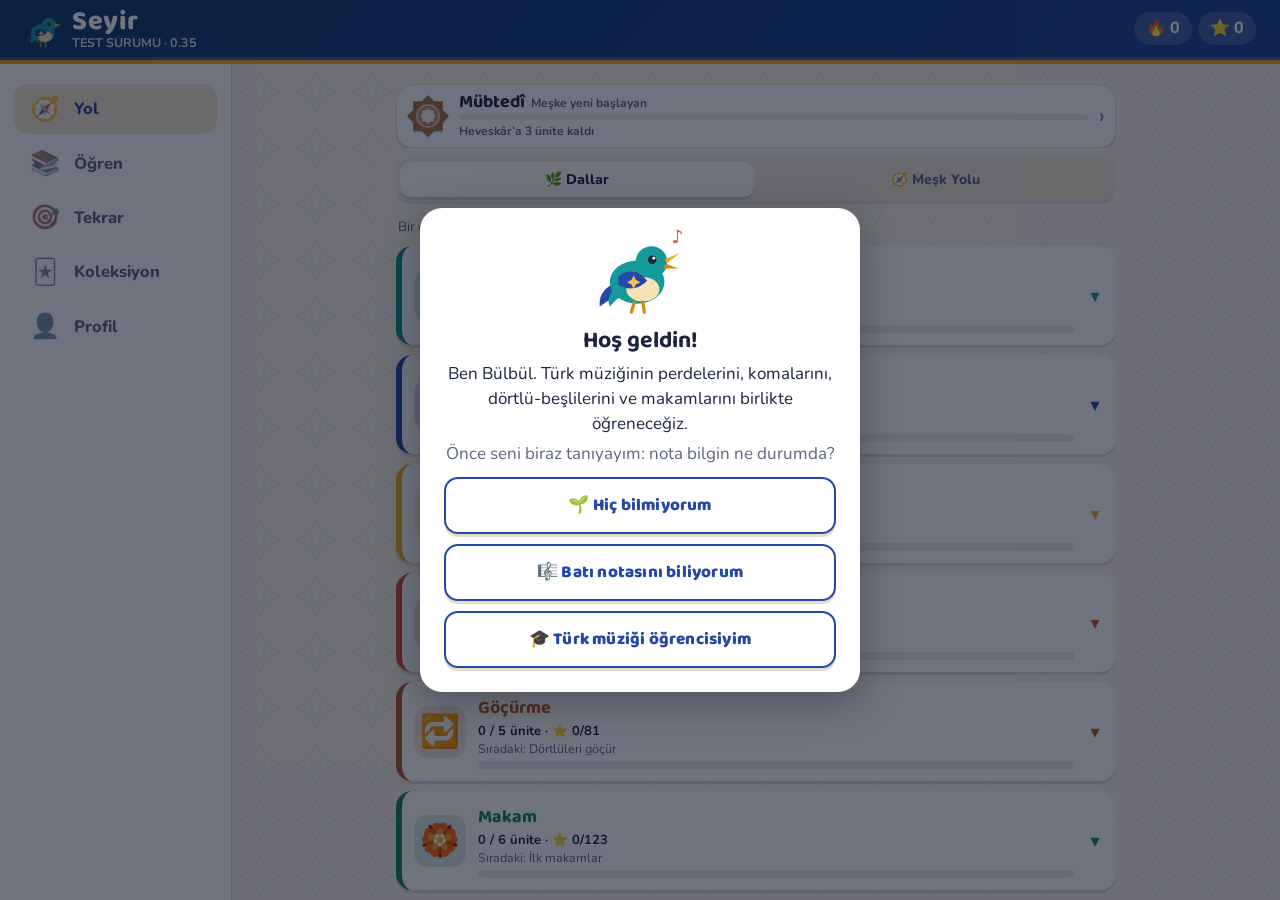
<file: index.html>
<!doctype html>
<html lang="tr">
<head>
<meta charset="utf-8">
<meta name="viewport" content="width=device-width, initial-scale=1, viewport-fit=cover">
<title>TEST · Seyir</title>
<meta name="description" content="Türk müziği perdelerini, komaları, dörtlü-beşlileri ve makamları oyunla öğren. Ücretsiz, telefonda çalışır.">
<meta property="og:type" content="website">
<meta property="og:title" content="Seyir · Türk müziği öğrenme oyunu">
<meta property="og:description" content="Perdeler, komalar, dörtlü-beşliler ve makamlar: oyunla, adım adım. Hiç nota bilmeyenler için de.">
<meta property="og:url" content="https://burakbastas.github.io/perde-oyunu/">
<meta property="og:image" content="https://burakbastas.github.io/perde-oyunu/og-kapak.png">
<meta property="og:image:width" content="1200">
<meta property="og:image:height" content="630">
<meta property="og:locale" content="tr_TR">
<meta name="twitter:card" content="summary_large_image">
<link rel="manifest" href="manifest.webmanifest?v=0.35">
<meta name="theme-color" content="#123a6b">
<link rel="icon" href="icon-192.png?v=0.35">
<link rel="apple-touch-icon" href="icon-192.png?v=0.35">
<meta name="apple-mobile-web-app-capable" content="yes">
<meta name="mobile-web-app-capable" content="yes">
<meta name="apple-mobile-web-app-title" content="Seyir">
<link rel="preload" href="fonts/seyir-nota.woff?v=0.35" as="font" type="font/woff" crossorigin>
<link rel="preload" href="fonts/nunito.woff?v=0.35" as="font" type="font/woff" crossorigin>
<link rel="preload" href="fonts/baloo2.woff?v=0.35" as="font" type="font/woff" crossorigin>
<script>
  // Tema yanıp sönmesin diye en başta uygula
  try { var t = localStorage.getItem('perdeTema'); if (t === 'acik' || t === 'koyu') document.documentElement.setAttribute('data-tema', t); } catch (e) {}
</script>
<link rel="stylesheet" href="css/stil.css?v=0.35">
</head>
<body class="yukleniyor">

<div id="hata" hidden><span id="hataMetin"></span><button id="hataKapat" type="button" aria-label="Kapat">✕</button></div>

<!-- ANA EKRAN -->
<section id="ekranAna" class="ekran acik">
  <header id="ust">
    <div class="logo"><span class="logoMaskot" aria-hidden="true"></span><span class="logoMetin"><span class="logoYazi">Seyir</span><span class="logoAlt">TEST SÜRÜMÜ · 0.35</span></span></div>
    <div class="ustHaplar">
      <span class="hap" id="ustSeri" title="Gün serisi">🔥 0</span>
      <span class="hap" id="ustYildiz" title="Yıldız cüzdanı">⭐ 0</span>
    </div>
  </header>
  <main id="sekme"></main>
  <nav id="altMenu">
    <button type="button" data-sekme="yol" class="aktif"><span>🧭</span>Yol</button>
    <button type="button" data-sekme="ogren"><span>📚</span>Öğren</button>
    <button type="button" data-sekme="tekrar"><span>🎯</span>Tekrar</button>
    <button type="button" data-sekme="koleksiyon"><span>🃏</span>Koleksiyon</button>
    <button type="button" data-sekme="profil"><span>👤</span>Profil</button>
  </nav>
</section>

<!-- OYUN -->
<section id="ekranOyun" class="ekran">
  <header class="oyUst">
    <button id="oyCik" type="button" aria-label="Çık">✕</button>
    <div class="ilerleme"><div id="oyDolgu"></div></div>
    <div id="oyKalp"></div>
  </header>
  <div class="sureCubuk"><div id="oySure" hidden></div></div>
  <div id="oyJoker" hidden></div>
  <main id="oyGovde"></main>
  <div class="oyAlt"><button id="oyKontrol" class="dugme" type="button" hidden>Kontrol et</button></div>
  <div id="oyGeri" class="geriBildirim" role="status" aria-live="polite">
    <div id="oyGeriIc"></div>
    <button id="oyDevam" class="dugme" type="button">Devam</button>
  </div>
</section>

<!-- DERS -->
<section id="ekranDers" class="ekran">
  <header class="oyUst">
    <button id="dersCik" type="button" aria-label="Kapat">✕</button>
    <div class="dersBas"><div id="dersBaslik"></div><div id="dersNokta" class="noktalar"></div></div>
  </header>
  <main id="dersGovde"></main>
  <footer class="dersAlt">
    <button id="dersGeri" class="dugme gri" type="button">← Geri</button>
    <button id="dersIleri" class="dugme" type="button">İleri →</button>
  </footer>
</section>

<div id="modal" role="dialog" aria-modal="true"><div id="kutu"></div></div>
<div id="toast" role="status" aria-live="polite"></div>

<script src="js/cekirdek.js?v=0.35"></script>
<script src="js/nota.js?v=0.35"></script>
<script src="js/gorsel.js?v=0.35"></script>
<script src="js/perde.js?v=0.35"></script>
<script src="js/koma.js?v=0.35"></script>
<script src="js/cesni.js?v=0.35"></script>
<script src="js/makam.js?v=0.35"></script>
<script src="js/gocurme.js?v=0.35"></script>
<script src="js/bati.js?v=0.35"></script>
<script src="js/ses.js?v=0.35"></script>
<script src="js/usul.js?v=0.35"></script>
<script src="js/tartim.js?v=0.35"></script>
<script src="js/ahenk.js?v=0.35"></script>
<script src="js/merdiven.js?v=0.35"></script>
<script src="js/hatakart.js?v=0.35"></script>
<script src="js/ogren.js?v=0.35"></script>
<script src="js/ogren2.js?v=0.35"></script>
<script src="js/ortak.js?v=0.35"></script>
<script src="js/yazili.js?v=0.35"></script>
<script src="js/ortak/ati.js?v=0.35"></script>
<script src="js/ortak/td.js?v=0.35"></script>
<script src="js/ortak/ing.js?v=0.35"></script>
<script src="js/ortak/tmk.js?v=0.35"></script>
<script src="js/ortak/thm.js?v=0.35"></script>
<script src="js/ortak/anlama.js?v=0.35"></script>
<script src="js/yeni.js?v=0.35"></script>
<script src="js/kulak-seyir.js?v=0.35"></script>
<script src="js/kulak.js?v=0.35"></script>
<script src="js/kulak-aralik.js?v=0.35"></script>
<script src="js/dikte.js?v=0.35"></script>
<script src="js/tmdikte.js?v=0.35"></script>
<script src="js/motor.js?v=0.35"></script>
<script src="js/arayuz.js?v=0.35"></script>
<script src="js/rehber.js?v=0.35"></script>
<script src="js/baslat.js?v=0.35"></script>

</body>
</html>
</file>
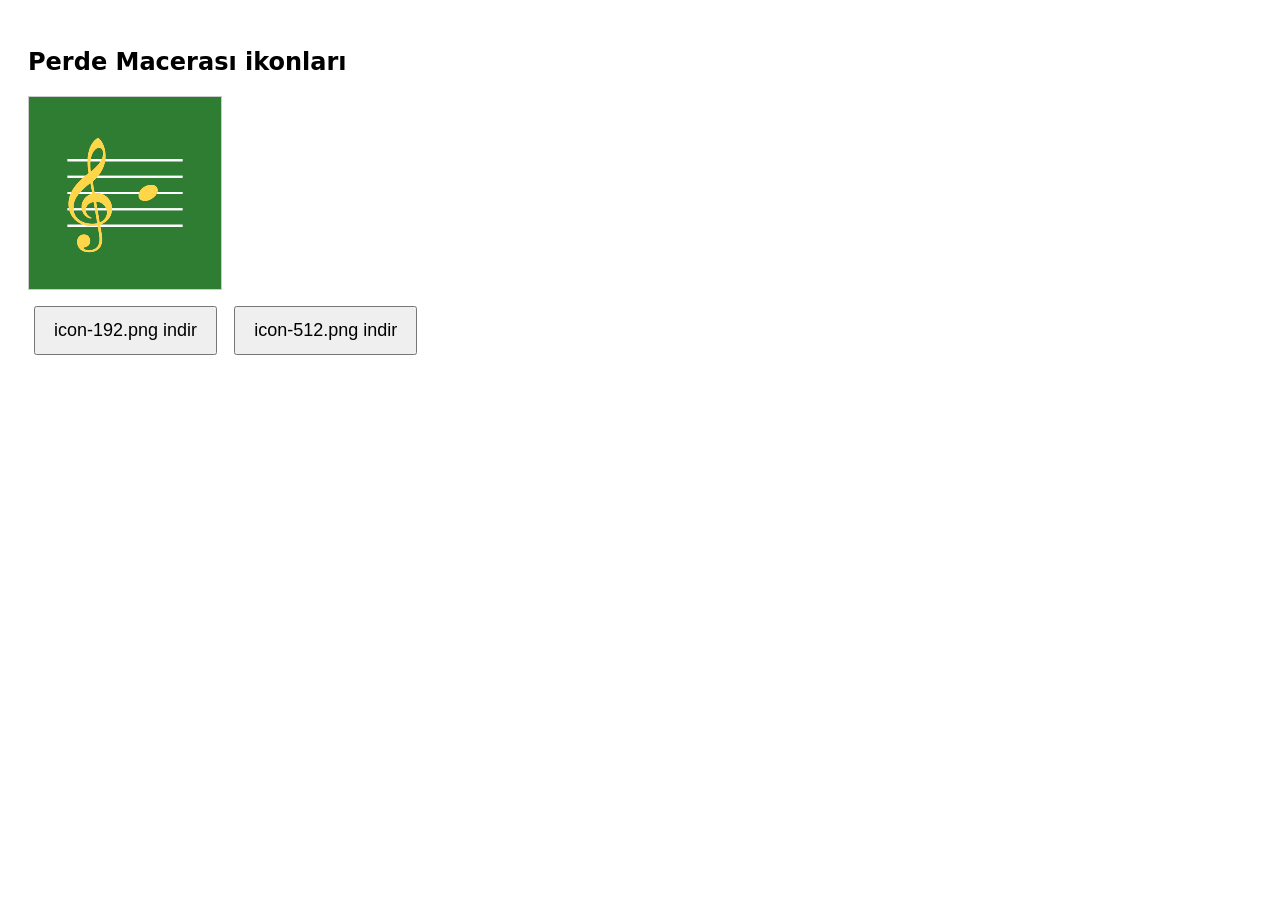
<file: ikon-yap.html>
<!doctype html>
<html lang="tr"><head><meta charset="utf-8"><title>İkon yap</title>
<style>
  @font-face { font-family: Bravura; src: url(fonts/Bravura.woff) format("woff"); }
  body { font-family: system-ui; padding: 20px; }
  button { font-size: 18px; padding: 12px 18px; margin: 6px; }
  canvas { border: 1px solid #ccc; width: 192px; height: 192px; display: block; margin: 10px 0; }
</style></head><body>
<h2>Perde Macerası ikonları</h2>
<canvas id="onizleme" width="512" height="512"></canvas>
<button id="b192">icon-192.png indir</button>
<button id="b512">icon-512.png indir</button>
<script>
function ciz(boyut) {
  const c = document.createElement('canvas');
  c.width = c.height = boyut;
  const x = c.getContext('2d');
  x.fillStyle = '#2f7d32'; x.fillRect(0, 0, boyut, boyut);
  const s = boyut * 0.085, y0 = boyut * 0.33;
  x.strokeStyle = '#fff'; x.lineWidth = Math.max(1, boyut * 0.012);
  for (let i = 0; i < 5; i++) {
    x.beginPath(); x.moveTo(boyut * 0.2, y0 + i * s); x.lineTo(boyut * 0.8, y0 + i * s); x.stroke();
  }
  x.fillStyle = '#ffd54a';
  x.font = (4 * s) + 'px Bravura';
  x.textAlign = 'center';
  x.fillText(String.fromCodePoint(0xE050), boyut * 0.32, y0 + 3 * s);
  x.fillText(String.fromCodePoint(0xE0A4), boyut * 0.62, y0 + 2 * s);
  return c;
}
function indir(boyut, ad) {
  ciz(boyut).toBlob(function (b) {
    const a = document.createElement('a');
    a.href = URL.createObjectURL(b); a.download = ad; a.click();
  });
}
document.fonts.load('40px Bravura').then(function () {
  const o = document.getElementById('onizleme');
  o.getContext('2d').drawImage(ciz(512), 0, 0);
  document.getElementById('b192').onclick = function () { indir(192, 'icon-192.png'); };
  document.getElementById('b512').onclick = function () { indir(512, 'icon-512.png'); };
});
</script></body></html>
</file>
<file: css/stil.css>
/* =====================================================
   PERDE MACERASI · çini / İznik teması
   ===================================================== */
@font-face { font-family: SeyirNota; src: url(../fonts/seyir-nota.woff?v=3.5.0) format("woff"); font-display: block; }
@font-face { font-family: Nunito; src: url(../fonts/nunito.woff?v=3.5.0) format("woff"); font-weight: 200 1000; font-display: swap; }
@font-face { font-family: "Baloo 2"; src: url(../fonts/baloo2.woff?v=3.5.0) format("woff"); font-weight: 400 800; font-display: swap; }

:root {
  --zemin: #fbf5ea;
  --zemin2: #f3ead8;
  --kart: #ffffff;
  --metin: #1d2440;
  --soluk: #5d6580;
  --cizgi: #e6dcc7;
  --ust: #123a6b;
  --ust2: #0e2d55;
  --turkuaz: #138f92;
  --kobalt: #2348a8;
  --mercan: #d84a33;
  --safran: #f2a91f;
  --zumrut: #15834f;
  --mor: #7647b3;
  --kiremit: #b8562a;
  --erguvan: #a3366e; --gulkurusu: #b0506f;
  --altin: #d9a520;
  --altinAcik: #ffe08a;
  --altinAcik2: #fff3c4; --altinYazi: #3b2a00; --altinYazi2: #5b4300;   /* 3.3.1: altın zeminli kutuların yazısı (koyu temada açık) */
  --dogru: #1e9e57;
  --dogruZemin: #dcf6e6;
  --yanlis: #d63b36;
  --yanlisZemin: #fde2e0;
  --secim: #2348a8;
  --vurgu: #d84a33;
  --golge: 0 3px 0 rgba(29, 36, 64, .12);
  --kilit: #cfd4de;
  --kilitKenar: #b4bbc9;
  --desen: rgba(35, 72, 168, .06);
  color-scheme: light;
}
@media (prefers-color-scheme: dark) {
  :root:not([data-tema="acik"]) {
    --zemin: #0b1430; --zemin2: #111c3d; --kart: #16224a; --metin: #eef1fb; --soluk: #a8b1cc; --cizgi: #2a376a;
    --ust: #0b1430; --ust2: #08102a;
    --turkuaz: #2bb9bb; --kobalt: #6f8ff0; --mercan: #f26d55; --safran: #f6bc45; --zumrut: #3bbd7c; --mor: #a684e6; --kiremit: #e57f4f; --erguvan: #e46aa5; --gulkurusu: #e58aa3;
    --altin: #e9bd3d; --altinAcik: #6b5410; --altinAcik2: #8a6d1c; --altinYazi: #ffe9b0; --altinYazi2: #f3d27a;
    --dogru: #43cf82; --dogruZemin: #133a2a; --yanlis: #ff6b66; --yanlisZemin: #45191c; --secim: #8ea8ff; --vurgu: #ff8a6e;
    --golge: 0 3px 0 rgba(0, 0, 0, .35); --kilit: #2b3760; --kilitKenar: #3a4878; --desen: rgba(142, 168, 255, .06);
    color-scheme: dark;
  }
}
:root[data-tema="koyu"] {
  --zemin: #0b1430; --zemin2: #111c3d; --kart: #16224a; --metin: #eef1fb; --soluk: #a8b1cc; --cizgi: #2a376a;
  --ust: #0b1430; --ust2: #08102a;
  --turkuaz: #2bb9bb; --kobalt: #6f8ff0; --mercan: #f26d55; --safran: #f6bc45; --zumrut: #3bbd7c; --mor: #a684e6; --kiremit: #e57f4f; --erguvan: #e46aa5; --gulkurusu: #e58aa3;
  --altin: #e9bd3d; --altinAcik: #6b5410; --altinAcik2: #8a6d1c; --altinYazi: #ffe9b0; --altinYazi2: #f3d27a;
  --dogru: #43cf82; --dogruZemin: #133a2a; --yanlis: #ff6b66; --yanlisZemin: #45191c; --secim: #8ea8ff; --vurgu: #ff8a6e;
  --golge: 0 3px 0 rgba(0, 0, 0, .35); --kilit: #2b3760; --kilitKenar: #3a4878; --desen: rgba(142, 168, 255, .06);
  color-scheme: dark;
}

* { box-sizing: border-box; }
[hidden] { display: none !important; }
html, body { height: 100%; margin: 0; }
body {
  font-family: Nunito, system-ui, sans-serif; font-size: 16px; color: var(--metin); background: var(--zemin);
  -webkit-tap-highlight-color: transparent; overflow: hidden; line-height: 1.45;
}
body.yukleniyor #sekme { opacity: 0; }
h1, h2, h3 { font-family: "Baloo 2", Nunito, sans-serif; line-height: 1.15; }
h2 { font-size: 1.45rem; margin: 0 0 .5rem; }
h3 { font-size: 1.1rem; margin: 1rem 0 .4rem; }
button { font-family: inherit; color: inherit; }
.bravura { font-family: SeyirNota, Bravura; }
.soluk { color: var(--soluk); }
.kucukNot { font-size: 13px; color: var(--soluk); }
.ortala { text-align: center; }

.ekran { position: fixed; inset: 0; display: none; flex-direction: column; max-width: 560px; margin: 0 auto; background: var(--zemin); }
.ekran.acik { display: flex; }

/* ---------- Üst çubuk ---------- */
#ust {
  display: flex; align-items: center; justify-content: space-between; gap: 8px;
  padding: calc(8px + env(safe-area-inset-top)) 14px 10px; color: #fff;
  background: linear-gradient(135deg, var(--ust), var(--kobalt) 140%);
  border-bottom: 4px solid var(--safran);
  box-shadow: inset 0 -7px 0 -4px rgba(255, 255, 255, .15);
}
.logo { display: flex; align-items: center; gap: 8px; min-width: 0; }
.logoMaskot { width: 34px; height: 34px; flex: none; }
.logoMaskot svg { width: 100%; height: 100%; }
.logoMetin { display: flex; flex-direction: column; min-width: 0; line-height: 1; }
.logoYazi { font-family: "Baloo 2"; font-weight: 800; font-size: 24px; letter-spacing: .5px; line-height: 1; }
.logoAlt { font-size: 11.5px; font-weight: 700; opacity: .85; white-space: nowrap; overflow: hidden; text-overflow: ellipsis; margin-top: 2px; }
.ustHaplar { display: flex; gap: 6px; flex: none; }
.hap { background: rgba(255, 255, 255, .16); border-radius: 20px; padding: 4px 10px; font-weight: 800; font-size: 15px; white-space: nowrap; }

#sekme {
  flex: 1; overflow-y: auto; overflow-x: hidden; padding: 12px 16px 24px; transition: opacity .2s;
  background-color: var(--zemin);
  background-image: url("data:image/svg+xml,%3Csvg xmlns='http://www.w3.org/2000/svg' width='56' height='56' viewBox='0 0 56 56'%3E%3Cg fill='none' stroke='%232348a8' stroke-opacity='.07' stroke-width='1.2'%3E%3Cpath d='M28 6 L34 22 L50 28 L34 34 L28 50 L22 34 L6 28 L22 22 Z'/%3E%3Ccircle cx='28' cy='28' r='5'/%3E%3C/g%3E%3C/svg%3E");
}
:root[data-tema="koyu"] #sekme { background-image: url("data:image/svg+xml,%3Csvg xmlns='http://www.w3.org/2000/svg' width='56' height='56' viewBox='0 0 56 56'%3E%3Cg fill='none' stroke='%238ea8ff' stroke-opacity='.06' stroke-width='1.2'%3E%3Cpath d='M28 6 L34 22 L50 28 L34 34 L28 50 L22 34 L6 28 L22 22 Z'/%3E%3Ccircle cx='28' cy='28' r='5'/%3E%3C/g%3E%3C/svg%3E"); }
@media (prefers-color-scheme: dark) { :root:not([data-tema="acik"]) #sekme { background-image: url("data:image/svg+xml,%3Csvg xmlns='http://www.w3.org/2000/svg' width='56' height='56' viewBox='0 0 56 56'%3E%3Cg fill='none' stroke='%238ea8ff' stroke-opacity='.06' stroke-width='1.2'%3E%3Cpath d='M28 6 L34 22 L50 28 L34 34 L28 50 L22 34 L6 28 L22 22 Z'/%3E%3Ccircle cx='28' cy='28' r='5'/%3E%3C/g%3E%3C/svg%3E"); } }

/* ---------- Alt menü ---------- */
#altMenu {
  display: flex; background: var(--kart); border-top: 1px solid var(--cizgi);
  padding: 4px 4px calc(4px + env(safe-area-inset-bottom));
}
#altMenu button {
  flex: 1; border: 0; background: none; padding: 6px 2px 4px; font-size: 11.5px; font-weight: 700; color: var(--soluk);
  display: flex; flex-direction: column; align-items: center; gap: 1px; border-radius: 12px; cursor: pointer;
}
#altMenu button span { font-size: 21px; line-height: 1.1; filter: grayscale(.6); opacity: .75; }
#altMenu button.aktif { color: var(--kobalt); background: var(--zemin2); }
#altMenu button.aktif span { filter: none; opacity: 1; }

/* ---------- Ortak parçalar ---------- */
.dugme {
  display: block; width: 100%; padding: 13px 14px; margin-top: 10px; border: 0; border-radius: 14px;
  font-size: 17px; font-weight: 800; cursor: pointer; background: var(--zumrut); color: #fff;
  box-shadow: 0 4px 0 color-mix(in srgb, var(--zumrut) 70%, #000); touch-action: manipulation;
  font-family: "Baloo 2", Nunito, sans-serif; letter-spacing: .2px;
}
.dugme:active { transform: translateY(2px); box-shadow: 0 2px 0 color-mix(in srgb, var(--zumrut) 70%, #000); }
.dugme:disabled { opacity: .45; cursor: default; }
.dugme.gri { background: var(--zemin2); color: var(--metin); box-shadow: 0 4px 0 var(--cizgi); }
.dugme.ikincil { background: var(--kart); color: var(--kobalt); border: 2px solid var(--kobalt); box-shadow: 0 3px 0 var(--cizgi); }
.dugme.kirmizi { background: var(--yanlis); box-shadow: 0 4px 0 color-mix(in srgb, var(--yanlis) 65%, #000); }
.dugme.ince { padding: 8px 12px; font-size: 14px; margin: 6px auto 0; width: auto; background: var(--zemin2); color: var(--metin); box-shadow: 0 3px 0 var(--cizgi); }
.cip {
  border: 1.5px solid var(--cizgi); background: var(--kart); color: var(--metin); border-radius: 999px;
  padding: 5px 11px; font-size: 13px; font-weight: 800; cursor: pointer; white-space: nowrap;
}
.cip.aktif { background: var(--kobalt); border-color: var(--kobalt); color: #fff; }
/* 3.3.1: koyu temada seçili çipin beyaz yazısı okunaklı olsun */
:root[data-tema="koyu"] .cip.aktif { background: #4a6bd4; border-color: #4a6bd4; }
@media (prefers-color-scheme: dark) { :root:not([data-tema="acik"]) .cip.aktif { background: #4a6bd4; border-color: #4a6bd4; } }
.cip.altin { background: var(--altinAcik); border-color: var(--altin); }
.cipler { display: flex; gap: 6px; flex-wrap: wrap; margin: 6px 0 4px; }
.segment { display: flex; background: var(--zemin2); border-radius: 14px; padding: 4px; gap: 4px; margin: 8px 0; }
.segment button { flex: 1; border: 0; background: none; padding: 8px 6px; border-radius: 10px; font-weight: 800; font-size: 14px; cursor: pointer; color: var(--soluk); }
.segment button.aktif { background: var(--kart); color: var(--metin); box-shadow: var(--golge); }
.cubuk { height: 8px; background: rgba(0, 0, 0, .08); border-radius: 8px; overflow: hidden; }
.cubuk > div { height: 100%; background: var(--dal, var(--zumrut)); border-radius: 8px; transition: width .3s; }

/* ---------- Meşk Yolu ---------- */
.unvanSerit { display: flex; align-items: center; gap: 10px; width: 100%; text-align: left; cursor: pointer;
  background: var(--kart); border: 1.5px solid var(--cizgi); border-radius: 16px; padding: 8px 10px; box-shadow: var(--golge); }
.unvanRozet { width: 42px; height: 42px; flex: none; display: inline-block; }
.unvanRozet svg { width: 100%; height: 100%; display: block; filter: drop-shadow(0 2px 0 rgba(0,0,0,.18)); }
.unvanRozet.buyuk { width: 64px; height: 64px; }
.unvanMetin { flex: 1; min-width: 0; display: flex; flex-direction: column; gap: 3px; }
.unvanUst { display: flex; align-items: baseline; gap: 6px; flex-wrap: wrap; }
.unvanUst b { font-family: "Baloo 2"; font-size: 18px; line-height: 1; }
.unvanUst small, .unvanAlt { font-size: 12px; color: var(--soluk); font-weight: 700; }
.unvanMetin .cubuk { height: 6px; display: block; }
.unvanMetin .cubuk > span { display: block; height: 100%; border-radius: 6px; }
.yapiskan { position: sticky; top: -12px; z-index: 8; margin: 0 -16px; padding: 8px 16px 4px; background: color-mix(in srgb, var(--zemin) 92%, transparent);
  backdrop-filter: blur(6px); -webkit-backdrop-filter: blur(6px); }
.yapiskan .segment { margin: 0 0 4px; box-shadow: var(--golge); }
.yapiskan .filtreBaslik { margin: 4px 0 4px; }
.merdiven { display: grid; gap: 6px; margin: 10px 0; }
.basamak { display: flex; align-items: center; gap: 10px; padding: 8px 10px; border-radius: 14px; background: var(--zemin); border: 1.5px solid var(--cizgi); }
.basamak.simdi { border: 2.5px solid var(--safran); background: var(--altinAcik); color: var(--altinYazi); }
.basamak.simdi small { color: var(--altinYazi2); }
.basamak.kapali { opacity: .7; }
.basamakMetin { flex: 1; display: flex; flex-direction: column; }
.basamakMetin b { font-family: "Baloo 2"; font-size: 17px; line-height: 1.1; }
.basamakMetin small { font-size: 12.5px; color: var(--soluk); }
.basamakSart { font-weight: 900; font-size: 13px; white-space: nowrap; }
.icazetUnvan { border: 0; background: none; cursor: pointer; display: inline-flex; align-items: center; gap: 8px; }
.icazetUnvan .unvanRozet { width: 40px; height: 40px; }
.qrResim { display: block; margin: 8px auto; width: 220px; height: 220px; border-radius: 12px; background: #fff; padding: 8px; image-rendering: pixelated; }
.hesapBaslik { font-weight: 900; margin-top: 8px; }
ol.hesap { margin: 4px 0 6px; padding-left: 22px; font-size: 14px; }
ol.hesap li { margin: 3px 0; }
.konumTablo { display: grid; grid-template-columns: repeat(8, 1fr); gap: 3px; margin: 8px 0; text-align: center; }
.konumTablo span { background: var(--zemin); border-radius: 8px; padding: 4px 0; font-size: 13px; font-weight: 800; display: flex; flex-direction: column; }
.konumTablo b { font-size: 11px; color: var(--soluk); }
/* Rehber */
#rehber { position: fixed; inset: 0; z-index: 80; }
.rehberIsik { position: fixed; border-radius: 16px; box-shadow: 0 0 0 9999px rgba(8, 14, 34, .66); border: 3px solid var(--safran);
  transition: all .25s ease; pointer-events: auto; }
.rehberBalon { position: fixed; background: var(--kart); color: var(--metin); border-radius: 18px; padding: 12px 14px; box-shadow: 0 10px 30px rgba(0,0,0,.35);
  border: 2px solid var(--turkuaz); transition: top .25s, left .25s; }
.rehberUst { display: flex; align-items: center; gap: 10px; }
.rehberUst b { font-family: "Baloo 2"; font-size: 18px; display: block; line-height: 1.1; }
.rehberUst small { color: var(--soluk); font-weight: 800; font-size: 12px; }
.rehberMaskot svg { width: 48px; height: 48px; display: block; }
.rehberBalon p { margin: 8px 0 4px; font-size: 15px; }
.rehberDugmeler { display: flex; gap: 8px; }
.rehberDugmeler .dugme { margin-top: 6px; padding: 10px; font-size: 15px; }
.rehberDugmeler .dugme.gri { flex: 0 0 34%; }
.yolAciklama { font-size: 13.5px; color: var(--soluk); margin: 6px 2px 10px; }
.filtreBaslik { display: flex; align-items: center; gap: 10px; margin: 6px 0 10px; font-size: 18px; color: var(--dal); }
.uniteBlok { margin: 14px 0 6px; }
.uniteBas {
  position: relative; background: var(--dal); color: #fff; border-radius: 18px; padding: 12px 14px 12px;
  box-shadow: 0 5px 0 color-mix(in srgb, var(--dal) 60%, #000);
  background-image:
    radial-gradient(circle at 100% 0, rgba(255,255,255,.18) 0 34px, transparent 35px),
    radial-gradient(circle at 100% 0, rgba(255,255,255,.1) 0 58px, transparent 59px);
}
.uniteBas::after { content: ""; position: absolute; left: 12px; right: 12px; bottom: 6px; height: 3px; border-radius: 3px;
  background: repeating-linear-gradient(90deg, rgba(255,255,255,.45) 0 6px, transparent 6px 12px); opacity: .5; }
.uniteBas.altin { box-shadow: 0 5px 0 var(--altin), 0 0 0 3px var(--altin); }
.uniteUst { display: flex; justify-content: space-between; font-size: 12px; font-weight: 800; opacity: .9; letter-spacing: .3px; }
.uniteBas h3 { margin: 3px 0 2px; font-size: 1.3rem; color: #fff; }
.uniteBas p { margin: 0 0 8px; font-size: 13.5px; opacity: .92; }
.uniteBas .cubuk { background: rgba(255,255,255,.25); margin-bottom: 8px; }
.uniteBas .cubuk > div { background: #fff; }
.uniteEylem { display: flex; gap: 6px; flex-wrap: wrap; margin-bottom: 8px; }
.uniteEylem .cip { background: rgba(255,255,255,.95); border: 0; color: #1d2440; }
.uniteEylem .cip.altin { background: var(--altinAcik); color: var(--altinYazi); }
.dugumAlan { position: relative; width: 260px; max-width: 100%; margin: 6px auto 0; }
.yolCizgi { position: absolute; left: 0; top: 0; overflow: visible; }
.yolCizgi path { fill: none; stroke: var(--dal); stroke-width: 6; stroke-linecap: round; stroke-dasharray: 2 12; opacity: .45; }
.dugum { position: absolute; border: 0; padding: 0; background: none; cursor: pointer; touch-action: manipulation; }
.dugum .karo { position: absolute; inset: 0; width: 100%; height: 100%; filter: drop-shadow(0 4px 0 rgba(0,0,0,.18)); transition: transform .15s; }
.dugum:active .karo { transform: translateY(2px) scale(.97); }
.karoDis { fill: var(--dal); stroke: color-mix(in srgb, var(--dal) 65%, #000); stroke-width: 2; }
.karoIc { fill: rgba(255,255,255,.18); stroke: rgba(255,255,255,.55); stroke-width: 1.5; }
.karoMotif { fill: rgba(255,255,255,.22); }
.karo.kilit .karoDis { fill: var(--kilit); stroke: var(--kilitKenar); }
.karo.kilit .karoIc { fill: rgba(255,255,255,.25); stroke: transparent; }
.karo.acik .karoDis { fill: var(--kart); stroke: var(--dal); stroke-width: 3.5; }
.karo.acik .karoIc { fill: color-mix(in srgb, var(--dal) 14%, transparent); stroke: none; }
.karo.altin .karoDis { fill: var(--altin); stroke: #a87c0c; }
.dugumEtiket { position: absolute; inset: 0; display: flex; align-items: center; justify-content: center; font-family: "Baloo 2";
  font-weight: 800; font-size: 22px; color: #fff; text-shadow: 0 1px 2px rgba(0,0,0,.25); pointer-events: none; }
.dugum.acik .dugumEtiket { color: var(--dal); text-shadow: none; }
.dugum.kilit .dugumEtiket { font-size: 17px; text-shadow: none; }
.dugum.simdi { animation: zipla 1.2s ease-in-out infinite; }
.dugum.simdi::before { content: ""; position: absolute; inset: -7px; border-radius: 50%; border: 3px solid var(--safran); opacity: .75; animation: halka 1.6s ease-out infinite; }
@keyframes zipla { 0%, 100% { transform: translateY(0); } 50% { transform: translateY(-6px); } }
@keyframes halka { from { transform: scale(.85); opacity: .9; } to { transform: scale(1.18); opacity: 0; } }
.dugumYildiz { position: absolute; width: 80px; text-align: center; font-size: 15px; letter-spacing: 1px; pointer-events: none; }
.dolu { color: var(--safran); text-shadow: 0 1px 0 rgba(0,0,0,.2); }
.bos { color: var(--cizgi); }
.buradasin { position: absolute; width: 90px; background: var(--safran); color: #3b2a00; font-weight: 900; font-size: 11px; letter-spacing: .5px;
  text-align: center; padding: 6px 4px; border-radius: 10px; box-shadow: var(--golge); pointer-events: none; }
.yolSon { text-align: center; color: var(--soluk); margin: 20px 0 10px; }
.yolSon span svg { width: 70px; height: 70px; }
.dalKartlar { display: grid; gap: 10px; }
.dalKart { display: grid; grid-template-columns: 52px 1fr 18px; gap: 4px 12px; align-items: center; text-align: left; border: 0; cursor: pointer;
  background: var(--kart); border-left: 6px solid var(--dal); border-radius: 16px; padding: 12px; box-shadow: var(--golge); }
.dalIkon { grid-row: span 2; font-size: 32px; width: 52px; height: 52px; display: flex; align-items: center; justify-content: center;
  background: color-mix(in srgb, var(--dal) 16%, transparent); border-radius: 14px; }
.dalMetin { display: flex; flex-direction: column; }
.dalMetin b { font-family: "Baloo 2"; font-size: 18px; color: var(--dal); }
.dalMetin span { font-size: 13px; font-weight: 700; }
.dalMetin small { font-size: 12.5px; color: var(--soluk); }
.dalOk { grid-row: span 2; font-size: 18px; color: var(--dal); font-weight: 900; text-align: center; }
.dalKart.acikKart { border-bottom-left-radius: 6px; border-bottom-right-radius: 6px; }
.dalUniteler { margin: -6px 0 2px 14px; background: var(--kart); border-left: 3px solid var(--dal); border-radius: 0 0 14px 14px; padding: 4px 8px 6px; box-shadow: var(--golge); }
.dalUnite { display: flex; align-items: center; gap: 10px; width: 100%; text-align: left; background: none; border: 0; border-bottom: 1px solid var(--cizgi); padding: 8px 2px; cursor: pointer; color: var(--metin); font: inherit; }
.dalUnite:last-child { border-bottom: 0; }
.duNo { flex: none; width: 30px; height: 30px; border-radius: 50%; display: flex; align-items: center; justify-content: center; font-weight: 900; font-size: 13px;
  background: color-mix(in srgb, var(--dal) 14%, transparent); color: var(--dal); }
.dalUnite.bitti .duNo { background: var(--dal); color: #fff; }
.dalUnite.simdi .duNo { background: var(--safran); color: #1d2440; }
.dalUnite.kilit .duNo { background: var(--kilit); color: var(--soluk); font-size: 12px; }
.duMetin { flex: 1; min-width: 0; display: flex; flex-direction: column; }
.duMetin b { font-size: 14.5px; font-weight: 800; line-height: 1.2; }
.duMetin small { font-size: 12px; color: var(--soluk); font-weight: 700; }
.dalUnite.kilit .duMetin b { opacity: .7; }
.dalUnite.sonOynanan { background: color-mix(in srgb, var(--safran) 22%, transparent); border-radius: 10px; transition: background 1.2s; }
.duOk { flex: none; color: var(--soluk); font-size: 20px; font-weight: 800; }
.kurBandi { display: flex; align-items: center; gap: 8px; background: var(--altinAcik); color: var(--altinYazi); border-radius: 14px; padding: 8px 10px; font-size: 13px; font-weight: 700; margin: 8px 0; }
.kurBandi span { flex: 1; }
.kapatX { border: 0; background: none; font-size: 16px; cursor: pointer; color: inherit; }

/* ---------- Sayfalar (Öğren, Tekrar, Koleksiyon, Profil) ---------- */
.sayfaBas { display: flex; gap: 12px; align-items: center; margin: 4px 0 12px; }
.sayfaBas h2 { margin: 0; }
.sayfaBas p { margin: 2px 0 0; font-size: 14px; color: var(--soluk); }
.sayfaMaskot { width: 64px; height: 64px; flex: none; }
.sayfaMaskot svg { width: 100%; height: 100%; }
.modulListe, .profilListe { display: grid; gap: 8px; }
.modul { display: flex; align-items: center; gap: 12px; width: 100%; text-align: left; border: 1.5px solid var(--cizgi); background: var(--kart);
  border-radius: 16px; padding: 12px; cursor: pointer; box-shadow: var(--golge); font-size: 16px; font-weight: 800; }
.modul.sozluk { margin-top: 10px; }
.modulNo { width: 36px; height: 36px; flex: none; border-radius: 50%; display: flex; align-items: center; justify-content: center;
  background: var(--zemin2); font-weight: 900; }
.modul.bitti .modulNo { background: var(--zumrut); color: #fff; }
.modulAd { flex: 1; }
.modulOk { font-size: 22px; color: var(--soluk); }
.tekrarKart { background: var(--kart); border-radius: 18px; padding: 14px; box-shadow: var(--golge); border: 1.5px solid var(--cizgi);
  display: grid; grid-template-columns: auto 1fr; gap: 0 12px; align-items: center; }
.tekrarKart .dugme { grid-column: span 2; }
.tekrarKart p { margin: 2px 0 0; font-size: 14px; color: var(--soluk); }
.tekrarSayi { font-family: "Baloo 2"; font-size: 40px; font-weight: 800; color: var(--mercan); min-width: 54px; text-align: center; }
.bolumBaslik { margin-top: 18px; }
.zayifListe { display: grid; gap: 6px; }
.zsatir { display: flex; justify-content: space-between; gap: 8px; padding: 9px 12px; border-radius: 12px; background: var(--kart);
  border-left: 5px solid var(--dal); font-weight: 700; font-size: 15px; }
.zNokta { color: var(--yanlis); letter-spacing: 2px; font-size: 12px; }
.antrenmanlar { display: grid; grid-template-columns: 1fr 1fr; gap: 8px; }
.antKart { border: 1.5px solid var(--cizgi); background: var(--kart); border-radius: 16px; padding: 12px 8px; cursor: pointer; font-size: 26px;
  display: flex; flex-direction: column; align-items: center; gap: 4px; box-shadow: var(--golge); }
.antKart span { font-size: 14px; font-weight: 800; }
details.nasil { margin-top: 16px; background: var(--kart); border-radius: 14px; padding: 10px 12px; font-size: 14px; }
details.nasil summary { font-weight: 800; cursor: pointer; }
.kartGrid { display: grid; grid-template-columns: repeat(3, 1fr); gap: 8px; }
.kolKart { min-height: 70px; border-radius: 14px; border: 2px solid var(--cizgi); background: var(--zemin2); color: var(--soluk);
  font-weight: 800; font-size: 13.5px; padding: 6px 4px; cursor: pointer; line-height: 1.2; }
.kolKart.acik { background: var(--kart); color: var(--metin); border-color: var(--turkuaz); }
.kolKart.altin { background: linear-gradient(135deg, var(--altinAcik), var(--altinAcik2)); color: var(--altinYazi); border-color: var(--altin); }
.icazet { position: relative; text-align: center; background: var(--kart); border-radius: 22px; padding: 16px 14px 14px; margin-bottom: 14px;
  border: 3px double var(--altin); box-shadow: var(--golge); }
.icazetMaskot svg { width: 72px; height: 72px; }
.icazetUst { font-size: 11px; letter-spacing: 3px; font-weight: 900; color: color-mix(in srgb, var(--altin) 72%, var(--metin)); }
.icazetUnvan { font-family: "Baloo 2"; font-size: 30px; font-weight: 800; color: var(--kobalt); line-height: 1.1; }
.icazetAlt { font-size: 13.5px; color: var(--soluk); }
.istatistik { display: grid; grid-template-columns: repeat(3, 1fr); gap: 6px; margin-top: 12px; }
.istat { background: var(--zemin2); border-radius: 12px; padding: 7px 4px; }
.istat span { display: block; font-weight: 900; font-size: 16px; }
.istat small { font-size: 11px; color: var(--soluk); }
.imza { text-align: center; font-size: 12.5px; color: var(--soluk); margin-top: 16px; }
.sozlukListe { text-align: left; max-height: 60vh; overflow-y: auto; }
.sozlukSatir { padding: 8px 0; border-bottom: 1px solid var(--cizgi); }
.sozlukSatir p { margin: 2px 0 0; font-size: 14px; }

/* ---------- Oyun ekranı ---------- */
.oyUst { display: flex; align-items: center; gap: 12px; padding: calc(10px + env(safe-area-inset-top)) 14px 10px; }
.oyUst > button { border: 0; background: none; font-size: 24px; cursor: pointer; color: var(--soluk); padding: 0 4px; }
.ilerleme { flex: 1; height: 14px; background: var(--zemin2); border-radius: 10px; overflow: hidden; }
#oyDolgu { height: 100%; width: 0; background: linear-gradient(90deg, var(--zumrut), var(--turkuaz)); border-radius: 10px; transition: width .35s; }
#oyKalp { font-size: 16px; letter-spacing: 1px; white-space: nowrap; font-weight: 800; }
.sureCubuk { height: 4px; margin: 0 14px; }
#oySure { height: 100%; width: 100%; background: var(--mercan); border-radius: 4px; }
#oyJoker { display: flex; gap: 6px; padding: 4px 14px 6px; align-items: stretch; }
#oyJoker[hidden] { display: none; }
#oyJoker .cuzdan { flex: 0 0 56px; display: flex; flex-direction: column; justify-content: center; text-align: center; font-weight: 900; font-size: 14px; }
#oyJoker .cuzdan small { font-size: 10px; color: var(--soluk); font-weight: 700; }
.jk { flex: 1; padding: 5px 2px; font-size: 12px; font-weight: 800; border: 1.5px solid var(--cizgi); border-radius: 12px; background: var(--kart);
  cursor: pointer; line-height: 1.2; touch-action: manipulation; }
.jk small { display: block; font-size: 10px; color: var(--soluk); }
.jk:disabled { opacity: .35; cursor: default; }
#oyGovde { flex: 1; overflow-y: auto; padding: 8px 16px 140px; }
.soruKutu { background: var(--kart); border: 1.5px solid var(--cizgi); border-radius: 18px; padding: 14px; text-align: center; margin: 4px auto 8px; max-width: 460px; box-shadow: var(--golge); }
.soruKutu.porteli { padding: 6px 10px; }
.soruMetin { font-family: "Baloo 2"; font-weight: 800; font-size: 1.75rem; line-height: 1.15; }
.soruMetin.kucuk { font-size: 1.2rem; }
.soruGlif { font-size: 64px; line-height: 1.4; }
.soruAlt { text-align: center; color: var(--soluk); font-weight: 700; margin: 6px 0 10px; font-size: 15px; }
svg.porte { display: block; width: 100%; height: auto; max-height: 150px; color: var(--metin); }
.soruKutu svg.porte { max-width: 380px; margin: 0 auto; }
.ipucu { max-width: 460px; margin: 0 auto 10px; padding: 9px 12px; border-radius: 12px; background: var(--altinAcik); color: var(--altinYazi);
  border: 2px dashed var(--altin); font-size: 14.5px; font-weight: 700; text-align: center; }
.ipucuListe { max-width: 460px; margin: 0 auto 6px; padding: 10px 12px 10px 34px; background: var(--kart); border-radius: 14px; border: 1.5px solid var(--cizgi); font-weight: 700; }
.ipucuListe li { margin: 2px 0; }
.cevapAlani { max-width: 480px; margin: 0 auto; }
.siklar.adlar { display: grid; gap: 8px; }
.siklar.kisaAdlar { display: grid; grid-template-columns: 1fr 1fr; gap: 8px; }
.siklar.portler { display: grid; grid-template-columns: 1fr 1fr; gap: 8px; }
.siklar.genisPortler { display: grid; grid-template-columns: 1fr; gap: 8px; }
@media (min-width: 700px) {   /* 3.3.1: tablet ve PC'de dört porte iki sıraya sığsın; uzun diziler tek sütunda, yüksekliği sınırlı */
  .siklar.genisPortler:not(.tekSutun) { grid-template-columns: 1fr 1fr; }
  .siklar.genisPortler.tekSutun .sik svg.porte { max-height: clamp(78px, calc((100vh - 450px) / 4), 124px); }
}
.siklar.glifler { display: grid; grid-template-columns: 1fr 1fr; gap: 8px; }
.sik { border: 2px solid var(--cizgi); border-radius: 14px; background: var(--kart); cursor: pointer; touch-action: manipulation;
  min-height: 54px; padding: 10px; font-size: 17px; font-weight: 800; box-shadow: 0 3px 0 var(--cizgi); color: var(--metin); }
.sik:active:not(:disabled) { transform: translateY(2px); box-shadow: 0 1px 0 var(--cizgi); }
.siklar.portler .sik, .siklar.genisPortler .sik { padding: 2px 4px; }
.siklar.glifler .sik { font-size: 44px; line-height: 1.3; min-height: 84px; }
.sik svg { pointer-events: none; }
.sik:disabled { cursor: default; }
.sik.elendi { opacity: .2; }
.sik.dogru { background: var(--dogruZemin); border-color: var(--dogru); box-shadow: 0 3px 0 var(--dogru); }
.sik.yanlis { background: var(--yanlisZemin); border-color: var(--yanlis); box-shadow: 0 3px 0 var(--yanlis); animation: salla .35s; }
@keyframes salla { 25% { transform: translateX(-5px); } 75% { transform: translateX(5px); } }
.oyAlt { position: absolute; left: 0; right: 0; bottom: 0; padding: 10px 16px calc(12px + env(safe-area-inset-bottom)); pointer-events: none; }
.oyAlt .dugme { pointer-events: auto; max-width: 480px; margin: 0 auto; }
.geriBildirim { position: absolute; left: 0; right: 0; bottom: 0; transform: translateY(105%); transition: transform .25s ease-out;
  padding: 14px 16px calc(14px + env(safe-area-inset-bottom)); border-radius: 22px 22px 0 0; z-index: 10;
  max-height: 84%; overflow-y: auto; box-shadow: 0 -6px 20px rgba(0,0,0,.15); }
.geriBildirim.acik { transform: none; }
.geriBildirim:not(.acik) { pointer-events: none; }
.geriBildirim.dogru { background: var(--dogruZemin); }
.geriBildirim.yanlis { background: var(--yanlisZemin); }
.geriBildirim.dogru #oyDevam { background: var(--dogru); }
.geriBildirim.yanlis #oyDevam { background: var(--yanlis); box-shadow: 0 4px 0 color-mix(in srgb, var(--yanlis) 65%, #000); }
.geriBaslik { display: flex; align-items: center; gap: 10px; font-family: "Baloo 2"; font-weight: 800; font-size: 21px; line-height: 1.15; }
.geriBildirim.dogru .geriBaslik { color: var(--dogru); }
.geriBildirim.yanlis .geriBaslik { color: var(--yanlis); }
.geriMaskot svg { width: 46px; height: 46px; display: block; }
.geriAciklama { margin-top: 6px; font-size: 14.5px; }
.geriPorte { background: var(--kart); border-radius: 12px; margin-top: 6px; padding: 2px 6px; max-width: 380px; }

/* Yerleştirme */
.yerlestir { background: var(--kart); border: 1.5px solid var(--cizgi); border-radius: 18px; padding: 6px 8px 10px; box-shadow: var(--golge); }
svg.porte.etkilesim { max-height: 210px; touch-action: none; cursor: crosshair; user-select: none; }
.yerAktif { fill: color-mix(in srgb, var(--secim) 12%, transparent); }
.yerIpucu { fill: var(--soluk); font-weight: 800; }
.yerBilgi { text-align: center; font-size: 13px; color: var(--soluk); font-weight: 700; min-height: 1.4em; }
.palet { margin-top: 6px; display: grid; gap: 6px; }
.paletSatir { display: grid; grid-template-columns: repeat(4, 1fr); gap: 6px; }
.palet.bati .paletSatir { grid-template-columns: repeat(3, 1fr); }
.paletSatir.tek { grid-template-columns: 1fr; }
.paletDugme { border: 2px solid var(--cizgi); border-radius: 12px; background: var(--zemin); cursor: pointer; padding: 2px 2px 4px;
  display: flex; flex-direction: column; align-items: center; touch-action: manipulation; color: var(--metin); }
.paletDugme .bravura { font-size: 30px; line-height: 1.25; height: 42px; display: flex; align-items: center; }
.paletDugme .yok { font-size: 16px; font-weight: 800; height: 26px; display: flex; align-items: center; }
.paletSatir.tek .paletDugme { flex-direction: row; justify-content: center; gap: 8px; padding: 6px; }
.paletDugme small { font-size: 11px; font-weight: 800; color: var(--soluk); }
.paletDugme.secili { border-color: var(--secim); background: color-mix(in srgb, var(--secim) 14%, var(--kart)); }
.palet.kilitli { opacity: .5; pointer-events: none; }

/* Dizme */
.diziSlotlar { display: flex; gap: 8px; justify-content: center; flex-wrap: wrap; margin: 6px 0 14px; }
.diziSlotlar.genis { flex-direction: column; }
.diziSlot { min-width: 54px; min-height: 54px; border: 2.5px dashed var(--cizgi); border-radius: 14px; background: var(--kart); font-weight: 900;
  font-size: 22px; color: var(--soluk); cursor: pointer; padding: 6px 10px; }
.diziSlotlar.genis .diziSlot { font-size: 16px; min-height: 50px; }
.diziSlot.dolu { border-style: solid; border-color: var(--secim); color: var(--metin); }
.diziSlot.dogru { border-color: var(--dogru); background: var(--dogruZemin); }
.diziSlot.yanlis { border-color: var(--yanlis); background: var(--yanlisZemin); }
.diziHavuz { display: flex; gap: 8px; justify-content: center; flex-wrap: wrap; }
.diziHavuz.genis { display: grid; grid-template-columns: 1fr; }
.diziTas { min-width: 54px; min-height: 50px; border: 2px solid var(--cizgi); border-radius: 14px; background: var(--kart); font-weight: 900;
  font-size: 20px; cursor: pointer; box-shadow: 0 3px 0 var(--cizgi); padding: 6px 12px; touch-action: manipulation; }
.diziHavuz.genis .diziTas { font-size: 15px; text-align: left; }
.diziTas:disabled { opacity: .3; cursor: default; }

/* ---------- Ders ekranı ---------- */
.dersBas { flex: 1; min-width: 0; }
#dersBaslik { font-weight: 800; font-size: 14px; color: var(--soluk); white-space: nowrap; overflow: hidden; text-overflow: ellipsis; }
.noktalar { display: flex; gap: 4px; margin-top: 5px; }
.noktalar span { flex: 1; height: 6px; border-radius: 6px; background: var(--zemin2); max-width: 40px; }
.noktalar span.gecti { background: color-mix(in srgb, var(--turkuaz) 55%, var(--zemin2)); }
.noktalar span.aktif { background: var(--turkuaz); }
#dersGovde { flex: 1; overflow-y: auto; padding: 8px 16px 20px; }
.dersKart { background: var(--kart); border-radius: 22px; padding: 18px 16px; box-shadow: var(--golge); border: 1.5px solid var(--cizgi); max-width: 480px; margin: 0 auto;
  border-top: 6px solid var(--turkuaz); }
.dersKart h2 { color: var(--kobalt); }
.dersCizim { margin: 6px 0 10px; }
.kartPorte { background: var(--zemin); border-radius: 14px; padding: 2px 6px; margin: 6px 0; }
.kartPorte.kucuk { max-width: 220px; margin: 6px auto; }
.kartCetvel { margin: 4px 0; }
svg.cetvel { width: 100%; height: auto; color: var(--metin); }
.cetvelNokta { fill: var(--soluk); }
.cetvelVurgu { fill: var(--mercan); }
.cemberNokta { fill: var(--zemin2); stroke: var(--turkuaz); stroke-width: 2; }
svg.cember { width: 100%; max-width: 300px; height: auto; display: block; margin: 0 auto; color: var(--metin); }
.dersMetin { font-size: 16px; }
.dersMetin p { margin: .5em 0; }
.dersMaskot { width: 80px; margin: 10px auto 0; }
.dersMaskot svg { width: 100%; }
.dersAlt { display: flex; gap: 10px; padding: 10px 16px calc(12px + env(safe-area-inset-bottom)); }
.dersAlt .dugme { margin: 0; }
.dersAlt .dugme.gri { flex: 0 0 34%; }
.glifCift { display: flex; justify-content: center; gap: 24px; }
.glifCift > div { display: flex; flex-direction: column; align-items: center; background: var(--zemin); border-radius: 14px; padding: 4px 16px 8px; }
.buyukGlif { font-size: 56px; line-height: 1.5; }
.glifCift small { font-weight: 800; color: var(--soluk); font-size: 12px; text-align: center; }
.isaretTablo { display: grid; gap: 4px; }
.isaretSatir { display: grid; grid-template-columns: 48px 48px 1fr; align-items: center; background: var(--zemin); border-radius: 12px; padding: 0 10px; }
.isaretSatir .bravura { font-size: 34px; line-height: 1.6; text-align: center; }
.isaretSatir span:last-child { font-weight: 800; font-size: 14px; }
.miniDeneme { margin-top: 12px; padding-top: 10px; border-top: 2px dashed var(--cizgi); }
.miniSonuc { font-size: 14.5px; margin-top: 8px; }
.kesfetAd { text-align: center; font-size: 18px; margin-top: 6px; min-height: 1.5em; }
.satirici { font-size: 26px; vertical-align: middle; }

/* Sözlük terimleri */
.terim { border-bottom: 2px dotted var(--turkuaz); cursor: help; }
.terimBalon { position: fixed; z-index: 60; background: var(--kart); color: var(--metin); border-radius: 14px; padding: 10px 12px;
  box-shadow: 0 8px 28px rgba(0,0,0,.25); border: 2px solid var(--turkuaz); font-size: 14px; }
.terimBalon p { margin: 4px 0; }
.terimBalon small { color: var(--soluk); font-size: 11px; }

/* ---------- Modal ---------- */
#modal { position: fixed; inset: 0; background: rgba(8, 14, 34, .58); display: none; align-items: center; justify-content: center; z-index: 40; padding: 16px; }
#modal.acik { display: flex; }
#kutu { background: var(--kart); border-radius: 22px; padding: 20px 18px; width: 100%; max-width: 380px; text-align: center; max-height: 90vh; overflow-y: auto;
  box-shadow: 0 10px 40px rgba(0,0,0,.3); animation: belir .18s ease-out; }
#kutu.genis { max-width: 480px; text-align: left; }
#kutu.genis h2 { text-align: center; }
@keyframes belir { from { transform: scale(.94); opacity: 0; } to { transform: none; opacity: 1; } }
#kutu p { margin: 6px 0; }
.sonucMaskot, .karsilamaMaskot { width: 92px; margin: -6px auto 2px; }
.sonucMaskot svg, .karsilamaMaskot svg { width: 100%; }
.buyukYildiz { font-size: 42px; letter-spacing: 6px; margin: 4px 0; }
.yeniUnvan { display: flex; align-items: center; justify-content: center; gap: 10px; font-size: 18px; font-weight: 900; color: var(--kobalt);
  background: var(--zemin); border-radius: 16px; padding: 8px; margin: 8px 0; text-align: left; }
.yeniUnvan small { display: block; font-size: 12.5px; color: var(--soluk); font-weight: 700; }
.giris { text-align: center; }
.girisUst { font-size: 12.5px; font-weight: 800; color: var(--dal); margin-bottom: 4px; }
.uyariKutu { background: var(--altinAcik); color: var(--altinYazi); border-radius: 14px; padding: 10px; font-size: 14px; font-weight: 700; margin: 10px 0 4px; }
.uyariKutu .dugme { margin-top: 8px; }
.metinSayfa { font-size: 15px; }
.metinSayfa ul { padding-left: 20px; }
.metinSayfa li { margin: 4px 0; }
.adim { text-align: left; margin: 8px 0; padding: 9px 11px; background: var(--zemin); border-radius: 10px; font-size: 15px; }
.yedekAlan { width: 100%; font: 12px/1.3 ui-monospace, monospace; border: 1.5px solid var(--cizgi); border-radius: 12px; padding: 8px; background: var(--zemin); color: var(--metin); }
.anahtar { display: flex; gap: 10px; align-items: center; font-weight: 700; font-size: 15px; cursor: pointer; }
.anahtar input { width: 22px; height: 22px; accent-color: var(--zumrut); }
.ozetListe { text-align: left; font-size: 14.5px; padding-left: 20px; }
.ozetListe li { margin: 6px 0; }

/* ---------- Toast ve hata ---------- */
#toast { position: fixed; top: calc(64px + env(safe-area-inset-top)); left: 50%; transform: translateX(-50%) translateY(-16px); opacity: 0;
  background: var(--metin); color: var(--zemin); padding: 10px 18px; border-radius: 20px; max-width: 90%; font-size: 14px; font-weight: 700;
  z-index: 70; text-align: center; pointer-events: none; transition: opacity .2s, transform .2s; }
#toast.acik { opacity: 1; transform: translateX(-50%); }
#hata { position: fixed; top: 0; left: 0; right: 0; color: #fff; background: #b42318; font-weight: 700; font-size: 13px; z-index: 99;
  padding: 8px 40px 8px 12px; white-space: pre-wrap; }
#hata[hidden] { display: none; }
#hataKapat { position: absolute; right: 8px; top: 4px; border: 0; background: none; color: #fff; font-size: 18px; cursor: pointer; }

@media (max-width: 360px) {
  .logoAlt { font-size: 10.5px; }
  .soruMetin { font-size: 1.5rem; }
  .kartGrid { grid-template-columns: repeat(2, 1fr); }
}
@media (prefers-reduced-motion: reduce) {
  .dugum.simdi, .dugum.simdi::before, .sik.yanlis { animation: none; }
}

/* İletişim (WhatsApp) */
.iletisim { display: flex; align-items: center; gap: 12px; text-decoration: none; color: #fff; background: #178c49; border-radius: 18px;
  padding: 14px 14px; margin: 0 0 12px; box-shadow: 0 4px 0 #0f6a35; text-align: left; }
.iletisim:active { transform: translateY(2px); box-shadow: 0 2px 0 #0f6a35; }
.iletisimIkon { font-size: 30px; width: 46px; height: 46px; flex: none; display: flex; align-items: center; justify-content: center; background: rgba(255,255,255,.2); border-radius: 50%; }
.iletisimMetin { flex: 1; display: flex; flex-direction: column; }
.iletisimMetin b { font-family: "Baloo 2"; font-size: 19px; line-height: 1.1; }
.iletisimMetin small { font-size: 13px; opacity: .92; font-weight: 700; }
.iletisimOk { font-size: 26px; font-weight: 800; }
#kutu .iletisim { margin-top: 6px; }
.iletisimBag { display: inline-block; background: #178c49; color: #fff; text-decoration: none; font-weight: 800; padding: 8px 16px; border-radius: 20px; }

.harfAralik { display: grid; grid-template-columns: repeat(7, 1fr); gap: 3px; margin: 8px 0; text-align: center; }
.harfAralik span { background: var(--zemin); border-radius: 8px; padding: 5px 0; font-size: 12px; font-weight: 800; display: flex; flex-direction: column; gap: 2px; }
.harfAralik b { font-size: 11px; color: var(--soluk); }
.harfAralik .bakiyeli { background: var(--altinAcik); color: var(--altinYazi); }
.harfAralik .bakiyeli b { color: var(--altinYazi2); }

/* =====================================================
   GENİŞ EKRAN: tablet ve bilgisayar
   İçerik ortada geniş bir sütunda; arka planlar tam genişlik.
   Ortalama: padding-inline = max(kenar, (genişlik - sütun) / 2)
   ===================================================== */
@media (min-width: 700px) {
  :root { --icerik: 640px; --kenar: 24px; }
  body { font-size: 17px; }
  .ekran { max-width: none; }
  #ust, #altMenu, .oyUst, #oyJoker, #sekme, #oyGovde, #dersGovde, .dersAlt, .oyAlt, .geriBildirim {
    padding-left: max(var(--kenar), calc((100% - var(--icerik)) / 2));
    padding-right: max(var(--kenar), calc((100% - var(--icerik)) / 2));
  }
  .sureCubuk { margin: 0 max(var(--kenar), calc((100% - var(--icerik)) / 2)); }
  .yapiskan { margin: 0 -24px; padding: 10px 24px 6px; }
  .logoMaskot { width: 40px; height: 40px; }
  .logoYazi { font-size: 27px; }
  .logoAlt { font-size: 12.5px; }
  .hap { font-size: 16px; padding: 5px 12px; }
  #altMenu button { font-size: 13px; }
  #altMenu button span { font-size: 24px; }

  /* Oyun */
  .oyUst { padding-top: calc(16px + env(safe-area-inset-top)); }
  .jk { font-size: 13.5px; padding: 7px 4px; }
  .jk small { font-size: 11px; }
  #oyJoker .cuzdan { font-size: 16px; }
  .soruKutu, .ipucu, .ipucuListe { max-width: 600px; }
  .soruKutu svg.porte { max-width: 500px; }
  svg.porte { max-height: 190px; }
  svg.porte.etkilesim { max-height: 250px; }
  .soruMetin { font-size: 2.1rem; }
  .soruAlt { font-size: 16.5px; }
  .cevapAlani { max-width: 640px; }
  .siklar.adlar, .siklar.kisaAdlar, .siklar.portler, .siklar.glifler { gap: 12px; }
  .sik { min-height: 62px; font-size: 19px; border-radius: 16px; }
  .siklar.glifler .sik { font-size: 52px; min-height: 96px; }
  .ipucu { font-size: 15.5px; }
  .oyAlt .dugme { max-width: 640px; }
  .geriBildirim { padding-top: 18px; padding-bottom: calc(18px + env(safe-area-inset-bottom)); max-height: 82%; }
  .geriBaslik { font-size: 24px; }
  .geriAciklama { font-size: 15.5px; }
  .geriPorte { max-width: 460px; }
  .paletDugme .bravura { font-size: 34px; height: 46px; }
  .paletDugme small { font-size: 12px; }
  .diziTas { font-size: 22px; min-height: 56px; }
  .diziSlot { font-size: 24px; min-height: 60px; min-width: 60px; }

  /* Ders */
  .dersKart { max-width: 640px; padding: 24px 26px; }
  .dersMetin { font-size: 17.5px; }
  .kartPorte.kucuk { max-width: 280px; }
  svg.cember { max-width: 360px; }
  .dersAlt .dugme { max-width: 400px; }
  .dersAlt { justify-content: center; }
  .dersAlt .dugme.gri { flex: 0 0 200px; }

  /* Yol ve listeler */
  .dugumAlan { width: 300px; }
  .kartGrid { grid-template-columns: repeat(4, 1fr); }

  /* Modal */
  #kutu { max-width: 440px; padding: 24px 24px; }
  #kutu.genis { max-width: 600px; }
}

/* ---------- Bilgisayar: soldaki menü ---------- */
@media (min-width: 1024px) and (min-height: 560px) {
  :root { --icerik: 720px; }
  #ekranAna.acik { display: grid; grid-template-columns: 232px 1fr; grid-template-rows: auto 1fr; }
  #ust { grid-column: 1 / -1; padding-left: 24px; padding-right: 24px; }
  #altMenu {
    grid-column: 1; grid-row: 2; flex-direction: column; gap: 4px; padding: 20px 14px;
    border-top: 0; border-right: 1px solid var(--cizgi); overflow-y: auto;
  }
  #altMenu button {
    flex: none; flex-direction: row; justify-content: flex-start; gap: 14px; padding: 12px 16px;
    font-size: 16.5px; font-weight: 800; border-radius: 14px; text-align: left;
  }
  #altMenu button span { font-size: 24px; width: 30px; text-align: center; }
  #sekme { grid-column: 2; grid-row: 2; padding-top: 20px; padding-bottom: 40px; }
  .oyUst { padding-top: calc(20px + env(safe-area-inset-top)); }
  #oyGovde { padding-top: 16px; }
  .geriBildirim { border-radius: 0; max-height: 80%; }
  svg.porte { max-height: 230px; }
  .soruKutu svg.porte { max-width: 560px; }
  svg.porte.etkilesim { max-height: 290px; }
  .geriBildirim #oyGeriIc { max-width: none; }
}

.tusIpucu { display: none; text-align: center; font-size: 12.5px; color: var(--soluk); font-weight: 700; margin-top: 10px; }
.tusIpucu kbd { font: 800 11.5px Nunito, sans-serif; border: 1.5px solid var(--cizgi); border-bottom-width: 3px; border-radius: 6px; padding: 1px 6px; background: var(--kart); }

/* ---------- Fareyle kullanım: üzerine gelince vurgu, klavye ipuçları ---------- */
@media (hover: hover) and (pointer: fine) {
  .dugme:hover:not(:disabled) { filter: brightness(1.06); }
  .sik:hover:not(:disabled) { border-color: var(--turkuaz); }
  .paletDugme:hover, .diziTas:hover:not(:disabled), .diziSlot:hover { border-color: var(--turkuaz); }
  .jk:hover:not(:disabled), .cip:hover { border-color: var(--turkuaz); }
  #altMenu button:hover:not(.aktif) { background: color-mix(in srgb, var(--zemin2) 60%, transparent); color: var(--metin); }
  .dalKart:hover, .modul:hover { filter: brightness(1.03); }

  /* Şıklara 1, 2, 3… tuş numarası */
  .siklar { counter-reset: tus; }
  .siklar .sik { position: relative; }
  .siklar .sik::before {
    counter-increment: tus; content: counter(tus);
    position: absolute; top: 6px; left: 8px; min-width: 20px; height: 20px; padding: 0 5px; border-radius: 6px;
    border: 1.5px solid var(--cizgi); color: var(--soluk); background: var(--zemin);
    font: 800 12px/17px Nunito, sans-serif; text-align: center; pointer-events: none;
  }
  .siklar .sik:nth-child(n+10)::before { display: none; }
  .siklar.glifler .sik::before { font-size: 12px; }
  .siklar.adlar .sik { padding-left: 36px; padding-right: 36px; }   /* 3.2.2: uzun şıkta numara metnin üstüne binmesin */
  .siklar.portler .sik, .siklar.genisPortler .sik { padding-left: 32px; }   /* 3.3.1: kırpılmış portede numara anahtara binmesin */
  .tusIpucu { display: block; }
}

/* Otomatik geçiş: Devam düğmesi soldan sağa dolar */
#oyDevam { position: relative; overflow: hidden; }
#oyDevam.dolan::after {
  content: ""; position: absolute; left: 0; top: 0; bottom: 0; width: 0; background: rgba(255, 255, 255, .28); pointer-events: none;
  animation: dol var(--sure, 1200ms) linear forwards;
}
@keyframes dol { to { width: 100%; } }
/* Cevaptan sonra kilitlenen şıklar dokunuşu yutmasın (ekrana dokun = devam) */
.sik:disabled, .diziTas:disabled { pointer-events: none; }

/* Göçürme: arızalı seslerin perde adları */
.dipnot { margin-top: 8px; padding: 7px 10px; border-radius: 10px; background: color-mix(in srgb, var(--kart) 75%, transparent);
  border-left: 3px solid var(--turkuaz); font-size: 13.5px; line-height: 1.45; }
.geriAciklama.esSes { background: color-mix(in srgb, var(--altinAcik) 60%, transparent); border-radius: 10px; padding: 6px 10px; }
.geriAciklama.esSes p { margin: 0; }

/* Arka planlar */
.arkaKart { display: flex; gap: 12px; align-items: center; background: var(--zemin); border-radius: 14px; padding: 10px; margin: 6px 0; }
.arkaOnizleme { flex: none; display: block; border-radius: 10px; overflow: hidden; box-shadow: 0 2px 8px rgba(0,0,0,.12); line-height: 0; }
.arkaKart.masaustu { flex-direction: column; align-items: stretch; }
.arkaKart.masaustu .arkaOnizleme img { width: 100%; height: auto; }
.arkaKart.telefon { flex-direction: column; align-items: stretch; text-align: center; margin: 0; }
.arkaKart.telefon .arkaOnizleme img { width: 100%; height: auto; }
.arkaTelefonlar { display: grid; grid-template-columns: repeat(3, 1fr); gap: 8px; }
.arkaBilgi { display: flex; flex-direction: column; gap: 2px; min-width: 0; }
.arkaBilgi small { color: var(--soluk); font-size: 12px; line-height: 1.3; }
.arkaKart.telefon .arkaBilgi small { display: none; }
.arkaBilgi b { font-size: 14px; line-height: 1.2; }
.arkaIndir { text-decoration: none; display: inline-block; margin-top: 6px; text-align: center; }
.diziSlot.acikSlot { opacity: .55; cursor: default; }
.diziSlot.eksikSlot { border-style: dashed; opacity: .85; }

/* ---------- 2.5: ritim notası, dinle, vur, sonsuz, bendir, ahenk ---------- */
.ritimKutu { color: var(--metin); margin: 4px auto; max-width: 420px; }
.ritimKutu.buyuk { max-width: 560px; background: var(--zemin); border-radius: 14px; padding: 6px 8px; }
svg.ritim { display: block; width: 100%; height: auto; max-height: 130px; color: inherit; }
.sik svg.ritim { max-height: 96px; }
.ritimNota { transition: color .08s; }
.ritimNota.calan { color: var(--vurgu); }
.soruKutu .dinleDugme { margin: 8px auto 2px; display: inline-flex; width: auto; padding: 8px 18px; }
.dinleDugme.caliyor { animation: dinleNabiz .6s ease-in-out infinite alternate; }
@keyframes dinleNabiz { from { transform: scale(1); } to { transform: scale(1.05); } }
.vurDugmeler { display: flex; gap: 8px; justify-content: center; margin: 6px 0; }
.vurDugmeler .dugme { width: auto; flex: 1; max-width: 200px; margin: 0; }
.vurDurum { text-align: center; font-weight: 800; color: var(--soluk); min-height: 22px; margin: 4px 0 8px; }
.vurTuslar { display: grid; grid-template-columns: 1fr 1fr; gap: 10px; user-select: none; -webkit-user-select: none; }
.vurTuslar.tek { grid-template-columns: 1fr; }
.vurTus { min-height: 132px; border-radius: 22px; border: 2px solid var(--cizgi); background: var(--kart); color: var(--metin); cursor: pointer;
  display: flex; flex-direction: column; align-items: center; justify-content: center; gap: 4px; touch-action: none; box-shadow: var(--golge); font-family: inherit; }
.vurTus b { font-size: 22px; letter-spacing: 1px; }
.vurTus small { color: var(--soluk); font-weight: 700; }
.vurTus.sag { border-color: var(--safran); }
.vurTus.basildi { transform: scale(.96); background: var(--zemin2); }
.sonsuzBlok .uniteBas.kilitli { opacity: .7; }
.sonsuzBlok .uniteEylem .dugme { width: auto; margin: 6px 0 0; padding: 8px 20px; }
.rekorSayi { font-size: 56px; font-weight: 900; color: var(--altin); line-height: 1.1; }
.antKart.kilitli { opacity: .55; }
.bendir { text-align: center; }
.bendirSec { width: 100%; font: inherit; font-weight: 800; padding: 10px 12px; border-radius: 12px; border: 1.5px solid var(--cizgi); background: var(--kart); color: var(--metin); margin: 6px 0; }
.devirSayac { min-height: 22px; font-weight: 800; color: var(--soluk); }
.tempoSatir { display: flex; align-items: center; justify-content: center; gap: 10px; margin: 6px 0 2px; }
.tempoSatir .dugme { width: 52px; margin: 0; font-size: 22px; padding: 6px 0; }
.tempoGoster { min-width: 120px; }
.tempoSayi { font-size: 40px; font-weight: 900; }
.bendir input[type=range] { width: 100%; accent-color: var(--safran); }
.bendirOynat { font-size: 20px; padding: 14px; }
.bendirOynat.caliyor { background: var(--mercan); }
.bendirSecenekler { text-align: left; margin: 10px 0; display: grid; gap: 8px; }
.bendirSecenek { display: flex; gap: 10px; align-items: flex-start; background: var(--zemin); border-radius: 12px; padding: 8px 10px; cursor: pointer; }
.bendirSecenek input { margin-top: 4px; width: 18px; height: 18px; accent-color: var(--safran); }
.bendirSecenek span { display: flex; flex-direction: column; }
.bendirSecenek small { color: var(--soluk); }
.bendirSes { display: flex; align-items: center; gap: 8px; margin: 8px 0; }
.ahenkTablo { width: 100%; border-collapse: collapse; font-size: 14px; margin: 6px 0; }
.ahenkTablo th, .ahenkTablo td { padding: 5px 6px; border-bottom: 1px solid var(--cizgi); text-align: left; }
.ahenkTablo th { color: var(--soluk); font-size: 12px; }
.mertebeCipler { display: flex; gap: 6px; align-items: center; justify-content: center; flex-wrap: wrap; margin: 4px 0 6px; }
.mertebeCipler .cip.aktif { background: var(--safran); color: #1d2440; border-color: var(--safran); }

/* Tartım 2: notalı dikte kartları */
.diziTas.svgli, .diziSlot.svgli { padding: 0 2px; min-width: 76px; }
.diziTas.svgli svg, .diziSlot.svgli svg { height: 68px; width: auto; max-width: 150px; display: block; margin: -6px 0 -10px; }
.diziHavuz:has(.svgli) { gap: 6px; }
.diziSlot.svgli:not(.dolu) { min-width: 56px; }
svg.ritim.tartim2 { max-height: 110px; }
.vurDugmeler.tekDugme { grid-template-columns: 1fr; }

/* ===== Öğren (2.8): temel bilgiler kartı, araçlar ızgarası, ortak dersler ===== */
.oBolum { margin: 20px 2px 8px; font: 800 13px Nunito, sans-serif; letter-spacing: 1.2px; text-transform: uppercase; color: var(--soluk); }
.oTemel { display: block; width: 100%; text-align: left; border-radius: 20px; padding: 16px; cursor: pointer; position: relative; z-index: 1;
  background: linear-gradient(135deg, var(--ust), var(--kobalt)); color: #fff; box-shadow: var(--golge); font-family: Nunito, sans-serif; }
.oTemel .ust { display: flex; justify-content: space-between; align-items: center; }
.oTemel b { font: 800 20px "Baloo 2", sans-serif; }
.oTemel .say { font-weight: 900; font-size: 14px; opacity: .9; }
.oTemel .cub { height: 8px; border-radius: 4px; background: rgba(255,255,255,.25); margin: 10px 0 8px; }
.oTemel .cub div { height: 100%; border-radius: 4px; background: var(--safran); transition: width .4s; }
.oTemel .sira { display: flex; justify-content: space-between; align-items: center; gap: 10px; font-size: 14px; font-weight: 700; }
.oTemel .devamCip { flex: none; border: 0; background: #fff; color: var(--ust); border-radius: 12px; padding: 6px 12px; font: 900 14px Nunito, sans-serif; cursor: pointer; }
.oListe { background: var(--kart); border-radius: 0 0 18px 18px; margin: -12px 6px 0; padding: 16px 10px 6px; box-shadow: var(--golge); }
.oSatir { display: flex; align-items: center; gap: 10px; width: 100%; padding: 9px 2px; border: 0; border-bottom: 1px solid var(--cizgi); background: none; text-align: left;
  font: 800 15px Nunito, sans-serif; color: var(--metin); cursor: pointer; }
.oSatir:last-child { border-bottom: 0; }
.oSatir i { font-style: normal; flex: none; width: 28px; height: 28px; border-radius: 50%; display: flex; align-items: center; justify-content: center; background: var(--zemin2); font-size: 13px; }
.oSatir.b i { background: var(--dogru); color: #fff; }
.oSatir.s i { background: var(--safran); color: #1a1a1a; }
.oSatir .ok, .oUnite .yuzde { margin-left: auto; color: var(--soluk); font-weight: 900; }
.oIzgara { display: grid; grid-template-columns: 1fr 1fr; gap: 10px; }
.oKutu { border: 0; text-align: left; border-radius: 20px; padding: 14px; min-height: 118px; display: flex; flex-direction: column; gap: 3px; cursor: pointer;
  background: var(--kart); box-shadow: var(--golge); border-top: 5px solid var(--r); color: var(--metin); font-family: Nunito, sans-serif; }
.oKutu .ik { font-size: 28px; width: 46px; height: 46px; border-radius: 14px; display: flex; align-items: center; justify-content: center;
  background: color-mix(in srgb, var(--r) 16%, transparent); margin-bottom: 4px; }
.oKutu b { font: 800 17px "Baloo 2", sans-serif; color: var(--r); line-height: 1.15; }
.oKutu small { font-size: 12px; font-weight: 700; color: var(--soluk); line-height: 1.3; }
.oKutu small.skor { margin-top: auto; padding-top: 4px; color: var(--metin); font-weight: 900; }
.oOrtak { background: var(--kart); border-radius: 18px; box-shadow: var(--golge); padding: 2px 12px; }
.oDers, .oUnite { display: flex; align-items: center; gap: 10px; width: 100%; padding: 11px 0; border: 0; border-bottom: 1px solid var(--cizgi); background: none;
  text-align: left; color: var(--metin); font-family: Nunito, sans-serif; cursor: pointer; }
.oDers:last-child, .oUnite:last-child { border-bottom: 0; }
.oDers .ik { font-size: 22px; }
.oDers .m, .oUnite .m { flex: 1; min-width: 0; }
.oDers b, .oUnite b { display: block; font-size: 14.5px; font-weight: 800; }
.oDers .c { display: block; height: 6px; border-radius: 3px; background: var(--zemin2); margin-top: 6px; }
.oDers .c span { display: block; height: 100%; border-radius: 3px; background: var(--r); }
.oDers small, .oUnite small { font-size: 12px; font-weight: 800; color: var(--soluk); }
.oUnite i { font-style: normal; flex: none; width: 30px; height: 30px; border-radius: 50%; display: flex; align-items: center; justify-content: center;
  background: var(--zemin2); font-weight: 900; font-size: 13px; }
.oUnite.s i { background: color-mix(in srgb, var(--r) 22%, var(--kart)); }
.oUnite.b i { background: var(--dogru); color: #fff; }
.ortakBas { display: flex; align-items: center; gap: 10px; padding: 14px; margin-bottom: 14px; border-radius: 20px; background: var(--kart); box-shadow: var(--golge); border-left: 6px solid var(--r); }
.ortakBas .ik { font-size: 32px; }
.ortakBas h2 { margin: 0; font-size: 1.15rem; line-height: 1.2; }
.ortakBas p { margin: 2px 0 0; font-size: 13px; font-weight: 700; color: var(--soluk); }
.geriOk { flex: none; width: 36px; height: 36px; border-radius: 12px; border: 0; background: var(--zemin2); color: var(--metin); font: 900 24px/1 Nunito, sans-serif; cursor: pointer; }
.ortakSkor { display: flex; flex-direction: column; align-items: center; margin: 4px 0 8px; }
.ortakSkor b { font: 800 44px/1 "Baloo 2", sans-serif; color: var(--kobalt); }
.ortakSkor span { font-weight: 800; color: var(--soluk); }
.ortakYanlis { text-align: left; max-height: 40vh; overflow: auto; margin: 6px 0 12px; }
.ortakYanlis h3 { margin: 6px 0; }
.ortakYanlis .oyRow { padding: 8px 0; border-bottom: 1px solid var(--cizgi); font-size: 14px; }
.ortakYanlis .oyRow p { margin: 0 0 3px; }
.ortakYanlis .oyRow b { color: var(--dogru); }
.kronListe { text-align: left; margin: 6px 0; padding-left: 22px; font-size: 14px; }
.kronListe li { margin: 3px 0; }
.zamanCizelge { margin: 10px 0 12px; max-height: 58vh; overflow: auto; text-align: left; }
.zcYil { position: sticky; top: 0; background: var(--kart); font: 800 18px "Baloo 2", sans-serif; color: var(--kobalt); padding: 6px 0 2px; border-bottom: 2px solid var(--cizgi); }
.zcSatir { display: flex; gap: 10px; align-items: baseline; padding: 6px 0 6px 4px; border-bottom: 1px solid var(--cizgi); font-size: 14px; }
.zcTarih { flex: none; width: 92px; font-weight: 900; color: var(--soluk); font-size: 12.5px; }
.zcOlay { flex: 1; font-weight: 700; }
.zcNo { flex: none; font-size: 11px; font-weight: 900; color: var(--soluk); }
.hbCipler { display: flex; flex-wrap: wrap; gap: 6px; margin: 6px 0 10px; }
.hbGovde { max-height: 60vh; overflow: auto; text-align: left; }
.hbCizim { overflow-x: auto; margin-bottom: 8px; }
.hbCizim svg { max-width: 100%; height: auto; }
.hbTablo { width: 100%; border-collapse: collapse; font-size: 13.5px; }
.hbTablo th { position: sticky; top: 0; background: var(--kart); text-align: left; font-size: 12px; color: var(--soluk); padding: 6px 4px; border-bottom: 2px solid var(--cizgi); }
.hbTablo td { padding: 6px 4px; border-bottom: 1px solid var(--cizgi); vertical-align: middle; }
.hbCal { border: 0; width: 34px; height: 34px; border-radius: 50%; background: var(--safran); color: #1a1a1a; font-weight: 900; cursor: pointer; }
.diziHavuz.genis .diziTas, .diziSlotlar.genis .diziSlot { font-size: 14px; line-height: 1.25; }
.oBolum.ortakBaslik { display: flex; flex-wrap: wrap; align-items: baseline; column-gap: 8px; row-gap: 2px; }
.oBolum.ortakBaslik small { font: 700 12px Nunito, sans-serif; letter-spacing: 0; text-transform: none; color: var(--soluk); }

/* ---------- Perde merdivenleri (Öğren) ---------- */
.mdKutu { background: var(--zemin); border-radius: 14px; padding: 2px 4px; margin: 6px 0 8px; color: var(--metin); }
svg.merdiven { width: 100%; height: auto; display: block; }
.mdPorte { stroke: currentColor; stroke-width: 1; opacity: .45; }
.mdNota { fill: currentColor; }
.mdSap { stroke: currentColor; stroke-width: 1.6; }
.mdCizgi { stroke-width: 2.6; fill: none; }
.mdCizgi.ana, .mdTik.ana { stroke: var(--kobalt); }
.mdCizgi.es, .mdTik.es { stroke: var(--turkuaz); stroke-dasharray: 6 4; }
.mdTik { stroke-width: 1.3; stroke-dasharray: none !important; }
.mdNokta.ana { fill: var(--kobalt); } .mdNokta.es { fill: var(--turkuaz); }
.mdRakam { font-family: Nunito, sans-serif; font-size: 10px; font-weight: 800; opacity: .55; }
.mdRakam.ad { opacity: 1; }
.mdRakam.ana { fill: var(--kobalt); } .mdRakam.es { fill: var(--turkuaz); }
.mdListe { display: flex; flex-direction: column; gap: 4px; margin: 4px 0 2px; }
.mdBaslik, .mdSatir { display: grid; grid-template-columns: 44px 1fr minmax(84px, 34%); align-items: center; gap: 8px; }
.mdBaslik { font-size: 11px; font-weight: 800; color: var(--soluk); text-transform: uppercase; letter-spacing: .03em; padding: 0 8px; }
.mdBaslik .es, .mdEs { color: var(--turkuaz); }
.mdSatir { background: var(--kart); border: 1.5px solid var(--cizgi); border-radius: 12px; padding: 6px 8px; min-height: 44px; }
.mdSatir.tam { background: color-mix(in srgb, var(--kobalt) 9%, var(--kart)); border-color: color-mix(in srgb, var(--kobalt) 35%, var(--cizgi)); }
.mdKoma { font-family: "Baloo 2", sans-serif; font-weight: 800; font-size: 15px; color: var(--kobalt); text-align: center; background: var(--zemin); border-radius: 8px; padding: 2px 0; }
.mdAd { display: flex; flex-direction: column; line-height: 1.2; font-size: 15px; }
.mdYazim { font-size: 12.5px; font-weight: 700; color: var(--soluk); white-space: nowrap; }
.mdGlif { font-size: 26px; line-height: 0; position: relative; top: -2px; margin: 0 2px 0 4px; color: var(--kobalt); }
.mdEsit { opacity: .7; }
.mdEs { font-weight: 800; font-size: 13.5px; text-align: right; }

/* ---------- 2.9: yanlışta öğretici kart ---------- */
.hkKart { background: var(--kart); border: 1.5px solid color-mix(in srgb, var(--yanlis) 30%, var(--cizgi)); border-radius: 14px; padding: 8px 10px 10px; margin: 8px 0 4px; color: var(--metin); }
.hkBas { font-size: 12px; font-weight: 800; color: var(--soluk); text-transform: uppercase; letter-spacing: .03em; }
.hkKart .mdKutu { margin: 4px 0; }
svg.merdiven .hkDogru { fill: var(--dogru); } svg.merdiven .hkYanlis { fill: var(--yanlis); }
.hkSatir { display: grid; grid-template-columns: 40px 1fr auto; gap: 8px; align-items: center; border-radius: 10px; padding: 5px 8px; margin-top: 5px; font-size: 14.5px; }
.hkSatir.d { background: var(--dogruZemin); border: 1.5px solid var(--dogru); }
.hkSatir.y { background: var(--yanlisZemin); border: 1.5px solid var(--yanlis); }
.hkK { font-family: "Baloo 2", sans-serif; font-weight: 800; font-size: 16px; text-align: center; }
.hkSatir.d .hkK, .hkSatir.d .hkR { color: var(--dogru); }
.hkSatir.y .hkK, .hkSatir.y .hkR, b.hkK.y { color: var(--yanlis); }
b.hkK { font-family: inherit; font-size: inherit; }
.hkR { font-weight: 800; font-size: 12px; }
.hkNot { font-size: 13px; color: var(--soluk); margin-top: 6px; line-height: 1.35; }
.hkNot.ortala { text-align: center; }
.hkEtiket { font-weight: 800; font-size: 13px; margin-top: 8px; }
.hkEtiket.d { color: var(--dogru); } .hkEtiket.y { color: var(--yanlis); }
.hkIzgara { display: grid; grid-template-columns: 1.5fr .8fr .8fr .9fr .9fr; gap: 5px; margin-top: 5px; }
.hkIzgara > div { background: var(--zemin); border: 1.5px solid var(--cizgi); border-radius: 10px; text-align: center; padding: 4px 2px 5px; min-width: 0; }
.hkIzgara small { display: block; font-size: 10px; font-weight: 800; color: var(--soluk); text-transform: uppercase; letter-spacing: .03em; }
.hkIzgara b { font-family: "Baloo 2", sans-serif; font-size: 15px; line-height: 1.2; display: block; overflow-wrap: anywhere; }
.hkGlif { display: block; font-size: 30px; line-height: 38px; height: 36px; color: var(--kobalt); }
.hkIzgara > div.vur { background: var(--dogruZemin); border-color: var(--dogru); box-shadow: 0 2px 0 var(--dogru); }
.hkIzgara > div.vur b, .hkIzgara > div.vur .hkGlif { color: var(--dogru); }
.hkIzgara.yan > div.vur { background: var(--yanlisZemin); border-color: var(--yanlis); box-shadow: 0 2px 0 var(--yanlis); }
.hkIzgara.yan > div.vur b, .hkIzgara.yan > div.vur .hkGlif { color: var(--yanlis); }
.hkKucuk { display: flex; align-items: center; gap: 8px; background: var(--kart); border-radius: 12px; padding: 8px 10px; margin: 8px 0 4px; font-size: 14px; color: var(--metin); }
.hkKucuk .hkAc { margin-left: auto; border: 0; background: none; color: var(--kobalt); font-weight: 800; font-size: 13px; cursor: pointer; padding: 4px 6px; }
.hkToplu { text-align: left; margin: 8px 0; }
.hkToplu summary { cursor: pointer; font-weight: 800; color: var(--kobalt); padding: 6px 0; }
.ipucu.duzeltNot { background: color-mix(in srgb, var(--safran) 18%, var(--kart)); border-color: var(--safran); color: var(--metin); }

/* ---------- 2.10: sınıflandır / eşleştir ---------- */
.sinifListe { display: flex; flex-direction: column; gap: 8px; max-width: 480px; margin: 0 auto; }
.sinifSatir { background: var(--kart); border: 1.5px solid var(--cizgi); border-radius: 14px; padding: 8px 10px; display: grid; grid-template-columns: minmax(70px, 34%) 1fr; gap: 8px; align-items: center; }
.sinifSatir.dogru { border-color: var(--dogru); background: var(--dogruZemin); }
.sinifSatir.yanlis { border-color: var(--yanlis); background: var(--yanlisZemin); }
.sinifOge { font-weight: 800; font-size: 15px; text-align: center; line-height: 1.2; }
.sinifOge.bravura { font-size: 34px; line-height: 1; }
.sinifKutular { display: flex; flex-wrap: wrap; gap: 6px; }
.sinifKutu { flex: 1 1 0; min-width: 64px; border: 2px solid var(--cizgi); background: var(--zemin); color: var(--metin); border-radius: 10px; padding: 6px 4px; font-weight: 800; font-size: 13px; cursor: pointer; touch-action: manipulation; }
.sinifKutular.cok .sinifKutu { flex: 1 1 40%; }
.sinifKutu.secili { border-color: var(--secim); background: color-mix(in srgb, var(--secim) 14%, var(--kart)); color: var(--secim); }
.sinifKutu:disabled { cursor: default; }
.sinifDogru { grid-column: 1 / -1; font-size: 13px; font-weight: 800; color: var(--dogru); }
.dugum.bonus { opacity: .92; }
.sonsuzKat { display: inline-block; font-size: 12px; font-weight: 800; padding: 1px 8px; border-radius: 10px; background: var(--zemin2); margin-left: 6px; vertical-align: middle; }
/* ---------- Öğren ekleri ---------- */
.ezberAraclar { display: flex; flex-direction: column; gap: 8px; margin: 6px 0; }
.cgListe { display: flex; flex-direction: column; gap: 6px; text-align: left; }
.cgSatir { display: grid; grid-template-columns: 1fr; gap: 2px; background: var(--zemin); border-radius: 10px; padding: 6px 10px; }
.cgSatir small { color: var(--soluk); font-size: 12px; }
.cgGiris { width: 100%; box-sizing: border-box; border: 1.5px solid var(--cizgi); border-radius: 8px; padding: 6px 8px; font: inherit; background: var(--kart); color: var(--metin); }
.kdKap { display: flex; flex-direction: column; align-items: center; gap: 6px; }
svg.komaDaire { width: 100%; max-width: 320px; height: auto; }
.kdCember { fill: none; stroke: var(--cizgi); stroke-width: 2; }
.kdTik { stroke: var(--soluk); stroke-width: 1; opacity: .5; }
.kdCokgen { fill: color-mix(in srgb, var(--kobalt) 12%, transparent); stroke: var(--kobalt); stroke-width: 1.5; }
.kdNokta { fill: var(--soluk); } .kdNokta.tam { fill: var(--metin); } .kdNokta.secili { fill: var(--kobalt); }
.kdAd { font-size: 9px; font-weight: 700; fill: var(--soluk); } .kdAd.secili { fill: var(--kobalt); font-weight: 800; }
.kdAralik { font-size: 11px; font-weight: 800; fill: var(--mercan); }
.kdOrta { font-family: "Baloo 2", sans-serif; font-weight: 800; font-size: 16px; fill: var(--metin); }
.kartPorte small { display: block; font-weight: 800; color: var(--soluk); font-size: 12px; text-align: center; }
/* 3.0.5: yanlışta kart geniş ekranda büyümesin, panel kaydırma gerektirmesin */
.hkKart, .hkKucuk { box-sizing: border-box; width: 100%; }
.hkKart svg.merdiven { display: block; width: 100%; max-width: 340px; max-height: 140px; margin: 0 auto; }
.hkKart .mdKutu { padding: 0 4px; }
.hkSatir { padding: 3px 8px; margin-top: 4px; }

/* 3.0.5: geri bildirim paneli tek ekrana sığsın */
.geriPorte svg.porte { max-height: 150px; }
/* 3.3.1: sığmayan panelde sıkışık düzen; Devam düğmesi her durumda görünür kalsın */
.geriBildirim #oyDevam { position: sticky; bottom: 0; z-index: 1; }
.geriBildirim.sikis { padding-top: 10px; }
.geriBildirim.sikis .geriBaslik { font-size: 18px; gap: 8px; }
.geriBildirim.sikis .geriMaskot svg { width: 34px; height: 34px; }
.geriBildirim.sikis .geriAciklama { font-size: 13.5px; line-height: 1.35; margin-top: 4px; }
.geriBildirim.sikis .hkKart { padding: 6px 8px 8px; margin: 6px 0 2px; }
.geriBildirim.sikis .hkKart svg.merdiven { max-height: 104px; }
.geriBildirim.sikis .hkSatir { margin-top: 2px; }
.geriBildirim.sikis .geriPorte svg.porte { max-height: 120px; }
.geriBildirim.sikis .hkNot { margin: 2px 0; }
details.hesapKatla { margin: 4px 0; }
details.hesapKatla summary { cursor: pointer; font-weight: 800; color: var(--kobalt); font-size: 14px; }

.formulDugme { display: block; margin: 2px auto 8px; max-width: 280px; }
.formulAcik { text-align: center; margin: 2px auto 8px; font-size: 15px; color: var(--soluk); }
.formulAcik b { color: var(--metin); letter-spacing: .08em; font-size: 17px; }

/* Öğren araçları */
.pbIzgara { display: flex; flex-wrap: wrap; gap: 6px; margin: 6px 0 10px; }
.pbIzgara .cip.tam { font-weight: 800; }
.pbBaslik { font-size: 16px; margin: 4px 0; }
.mkSecSatir { display: flex; gap: 8px; align-items: center; margin: 6px 0 10px; }
.mkSec { flex: 1; min-width: 0; font: inherit; padding: 8px; border-radius: 10px; border: 1.5px solid var(--cizgi); background: var(--kart); color: var(--metin); }
.sinifKutu { min-width: 0; overflow-wrap: anywhere; line-height: 1.2; }

/* 3.0.5: Araçlar küçük kutular (3 sütun, açıklama gizli) */
.oIzgara.kucuk { grid-template-columns: repeat(3, 1fr); gap: 8px; }
.oIzgara.kucuk .oKutu { min-height: 0; padding: 10px 6px 9px; border-radius: 14px; align-items: center; text-align: center; gap: 4px; }
.oIzgara.kucuk .oKutu .ik { font-size: 22px; width: 36px; height: 36px; border-radius: 11px; }
.oIzgara.kucuk .oKutu b { font-size: 14px; line-height: 1.15; }
.oIzgara.kucuk .oKutu small { display: none; }
@media (min-width: 700px) { .oIzgara.kucuk { grid-template-columns: repeat(5, 1fr); } }

/* ---------- 3.1: Kulak eğitimi ---------- */
.kulakDugmeler { display: flex; flex-direction: column; align-items: center; gap: 6px; margin-top: 6px; }
.kulakSatir { display: flex; flex-wrap: wrap; justify-content: center; gap: 6px; }
.kulakDugmeler .dugme.ince, .soruKutu .kulakDugmeler .dinleDugme { margin: 0; display: inline-flex; width: auto; padding: 8px 16px; }
.kulakDugmeler .dugme:disabled { opacity: .45; }
.kulakParca { min-width: 56px; }
.kulakParca.caliyor, .kararDugme.caliyor, .kaCal.caliyor { background: var(--mercan); border-color: var(--mercan); color: #fff; }
.kulakBilgi { display: flex; gap: 12px; justify-content: center; flex-wrap: wrap; font-size: 12px; font-weight: 700; color: var(--soluk); }
.kulakBilgi small:empty { display: none; }
.kulakGeri { margin-top: 8px; }
.kulakGeri .kulakSatir { margin-top: 6px; justify-content: flex-start; }
.kulakArac h3 { margin: 14px 0 6px; }
.kaKart { background: var(--zemin); border: 1.5px solid var(--cizgi); border-radius: 16px; padding: 10px 12px; margin: 6px 0 10px; }
.kaBaslik { display: flex; flex-wrap: wrap; gap: 4px 10px; align-items: baseline; justify-content: space-between; }
.kaBaslik b { font: 800 18px "Baloo 2", sans-serif; }
.kaBaslik span { font-size: 13px; font-weight: 700; color: var(--soluk); }
.kaKart .kulakSatir { justify-content: flex-start; margin: 6px 0; }
.kaKart .kartPorte { background: var(--kart); }
.kaYavas { font-size: 14px; margin: 4px 0; }
.kaKarsi { display: flex; flex-wrap: wrap; gap: 6px; align-items: center; margin-top: 8px; font-size: 14px; font-weight: 700; }
.kaKarsi .mkSec { flex: 1 1 150px; }
.kaKaynak { display: flex; flex-wrap: wrap; gap: 6px; align-items: center; justify-content: space-between; margin-top: 4px; }
.kaGrupAd { font-size: 12px; font-weight: 800; color: var(--soluk); text-transform: uppercase; letter-spacing: .04em; margin-top: 4px; }
.kaIzgara .pbIzgara { margin: 4px 0 6px; }
.kaAntrenman { background: var(--kart); border: 1.5px solid var(--cizgi); border-radius: 16px; padding: 4px 12px 10px; margin: 10px 0; }
.kaAyarlar { display: grid; grid-template-columns: 1fr 1fr; gap: 6px; }
.kaAyarlar .mkSec { width: 100%; }
@media (max-width: 420px) { .kaAyarlar { grid-template-columns: 1fr; } }
.kaAntrenman .dugme { margin-top: 8px; }
.kulakDugmeler.secimli { margin-top: 4px; }
.kulakDugmeler.secimli .dinleDugme { padding: 6px 14px; font-size: 13px; }

/* =====================================================
   3.2 · YAZILI SINAVA HAZIRLIK (açık uçlu, kavram kartı, soru bankası)
   ===================================================== */
.acikKap { max-width: 520px; margin: 0 auto; }
.acikIpucu { text-align: center; color: var(--soluk); font-weight: 700; font-size: 14px; margin: 2px 0 8px; }
.acikYazi { display: block; width: 100%; box-sizing: border-box; min-height: 92px; border-radius: 14px; border: 1.5px solid var(--cizgi); background: var(--kart);
  color: var(--metin); padding: 10px 12px; font: 600 15.5px/1.45 Nunito, sans-serif; resize: vertical; }
.acikYazi:focus { outline: 2px solid var(--kobalt); outline-offset: 1px; }
.acikYazi[readonly] { background: var(--zemin2); }
.acikCevap { background: var(--kart); border-radius: 16px; border-left: 5px solid var(--dogru); padding: 10px 14px 6px; margin: 12px 0 8px; box-shadow: var(--golge); scroll-margin-top: 8px; }
.acikEtiket { font: 900 12px Nunito, sans-serif; text-transform: uppercase; letter-spacing: .05em; color: var(--soluk); margin: 2px 0 2px; }
.acikCevap .dersMetin { font-size: 15.5px; line-height: 1.5; }
.acikNoktalar { margin: 12px 0 4px; }
.acikNokta { display: flex; gap: 10px; align-items: flex-start; width: 100%; text-align: left; padding: 10px 12px; margin: 6px 0 0; border-radius: 14px;
  border: 1.5px solid var(--cizgi); background: var(--kart); color: var(--metin); font: 700 15px/1.35 Nunito, sans-serif; cursor: pointer; touch-action: manipulation; }
.acikNokta i { flex: none; width: 22px; height: 22px; border-radius: 7px; border: 2px solid var(--kilitKenar); display: flex; align-items: center; justify-content: center;
  font-style: normal; font-size: 14px; font-weight: 900; margin-top: 0; box-sizing: border-box; }
.acikNokta.secili { border-color: var(--dogru); background: var(--dogruZemin); }
.acikNokta.secili i { background: var(--dogru); border-color: var(--dogru); color: #fff; }
.acikNokta.secili i::after { content: "✓"; }
.acikOz { display: flex; gap: 8px; margin: 12px 0 4px; }
.acikOz .dugme { flex: 1; margin: 0; padding: 12px 6px; font-size: 15px; }
.dersMetin ul, .dersMetin ol { margin: .4em 0; padding-left: 1.3em; }
.dersMetin li { margin: .2em 0; }
.dersMetin .tablo { overflow-x: auto; margin: .5em 0; }
.dersMetin table { border-collapse: collapse; width: 100%; font-size: .9em; }
.dersMetin th, .dersMetin td { border: 1px solid var(--cizgi); padding: 5px 7px; text-align: left; vertical-align: top; }
.dersMetin th { background: var(--zemin2); font-weight: 900; }
.dersMetin .pin { background: color-mix(in srgb, var(--safran) 16%, transparent); border-left: 4px solid var(--safran); padding: 6px 10px; border-radius: 8px; }
.dersMetin .ek { background: color-mix(in srgb, var(--turkuaz) 12%, transparent); border-left: 4px solid var(--turkuaz); padding: 6px 10px; border-radius: 8px; font-size: .92em; }
.yzGovde { margin: 10px 0 12px; max-height: 58vh; overflow: auto; text-align: left; }
.yzBanka { border-bottom: 1px solid var(--cizgi); padding: 2px 0; }
.yzBanka summary { cursor: pointer; padding: 8px 2px; font-weight: 800; font-size: 14.5px; line-height: 1.35; }
.yzBanka .dersMetin { font-size: 14.5px; padding: 0 4px 4px; }
.yzBanka .kucukNot { margin: 0 4px 8px; }
.yzTaktik { text-align: left; }

/* =====================================================
   3.3 · KULAK EĞİTİMİ: ARALIK · BATI: EZGİ DİKTESİ
   ===================================================== */
.arDinle { flex-wrap: wrap; }
.arYon { margin: 6px 0 8px; }
.arKademeler { display: grid; gap: 6px; margin: 8px 0 10px; }
.arKademe { display: flex; align-items: center; gap: 10px; width: 100%; text-align: left; padding: 8px 10px; border-radius: 14px;
  border: 1.5px solid var(--cizgi); background: var(--kart); color: var(--metin); cursor: pointer; font: inherit; }
.arKademe i { flex: none; width: 30px; height: 30px; border-radius: 50%; display: flex; align-items: center; justify-content: center;
  font-style: normal; font-weight: 900; background: var(--zemin2); color: var(--metin); font-size: 14px; }
.arKademe.bitti i { background: var(--dogru); color: #fff; }
.arKademe span { flex: 1; min-width: 0; display: flex; flex-direction: column; }
.arKademe b { font-size: 15px; }
.arKademe small { color: var(--soluk); font-weight: 700; font-size: 12.5px; }
.arKademe .arEn { flex: none; font-weight: 900; color: var(--soluk); }
.arKademe.kilitli { opacity: .55; cursor: default; }
.dkYazici .porte { width: 100%; height: auto; max-height: 190px; display: block; touch-action: none; }
.dkPorteKap { overflow-x: auto; }
.dkAraclar { display: flex; gap: 8px; align-items: stretch; margin-top: 6px; }
.dkAraclar .palet { flex: 1; margin-top: 0; }
.dkPalet .paletSatir { grid-template-columns: repeat(auto-fit, minmax(58px, 1fr)); }
.dkSure { display: flex; flex-direction: column; align-items: center; gap: 0; }
.dkSure .dkSimge { width: 22px; height: 30px; color: var(--metin); }
.dkSil { flex: none; margin: 0; padding: 8px 12px; align-self: center; }
.ritimKutu .porte.dikte { width: 100%; height: auto; }
.siklar.genisPortler .sik .porte.dikte { width: 100%; height: auto; max-height: 86px; }

/* 3.3.1: yatay tablet ve 768 px yüksek dizüstü: porteye yazarken palet Kontrol düğmesinin altında kalmasın */
@media (min-width: 700px) and (max-height: 860px) {
  svg.porte.etkilesim { max-height: 170px; }
  .paletDugme .bravura { font-size: 28px; height: 36px; }
}

/* 3.4.0: görsel ton soruları (klavye, donanım yazma) */
.klavyeKap { background: var(--kart); border: 1.5px solid var(--cizgi); border-radius: 18px; padding: 8px 8px 6px; box-shadow: var(--golge); max-width: 460px; margin: 0 auto; }
.klavyeKap.sabit { background: var(--zemin); box-shadow: none; border: 0; border-radius: 14px; max-width: 340px; margin: 6px auto; }
svg.klavye { display: block; width: 100%; height: auto; max-height: 200px; color: var(--metin); touch-action: manipulation; cursor: pointer; user-select: none; -webkit-user-select: none; }
.klavyeKap.sabit svg.klavye { cursor: default; }
.tus.beyaz { fill: #fdfcf8; stroke: #2b2f45; stroke-width: 1.2; }
.tus.siyah { fill: #20243a; stroke: #2b2f45; stroke-width: 1; }
.tus.verilen { fill: #e9b23a; }
.tus.secili { fill: #6f8ff0; }
.tus.dogru { fill: #37b46f; }
.tus.yanlis { fill: #e2574f; }
.tusEtiket { font-family: Nunito, sans-serif; font-size: 11px; font-weight: 800; fill: currentColor; }
.tusDo { font-family: Nunito, sans-serif; font-size: 8.5px; font-weight: 700; fill: #6b7088; pointer-events: none; }
.donanimYaz .paletDugme .yok { height: 42px; font-size: 22px; }
.donanimYaz .paletDugme:disabled { opacity: .45; cursor: default; }
@media (min-width: 700px) { .klavyeKap:not(.sabit) { max-width: 600px; } }
@media (max-height: 520px) { svg.klavye { max-height: 132px; } }
/* kısa ve geniş ekran (dizüstü, yatay tablet): porteli soru + porteli şıklar kaydırma istemesin */
@media (min-width: 700px) and (max-height: 860px) {
  svg.klavye { max-height: 150px; }
  .soruKutu:has(svg.porte.kirpik) ~ .cevapAlani .siklar.portler .sik svg.porte { max-height: 82px; }
}
.soruKutu svg.porte.kirpik { max-height: 104px; }

/* 3.5: ney boyları, koma cetveli, dokunmalı porte */
svg.neyBoy, svg.komaCetvel { display: block; width: 100%; height: auto; color: var(--metin); }
.soruKutu svg.neyBoy { max-width: 340px; margin: 0 auto; }
.soruKutu svg.komaCetvel { max-width: 380px; margin: 0 auto; }
.neyCubuk { fill: color-mix(in srgb, var(--soluk) 38%, transparent); }
.neyCubuk.vurgu { fill: var(--mercan); }
.neyBaspare { fill: color-mix(in srgb, var(--soluk) 70%, transparent); }
.neyBaspare.vurgu { fill: color-mix(in srgb, var(--mercan) 70%, #000); }
.kcKutu { fill: none; stroke: color-mix(in srgb, var(--soluk) 60%, transparent); stroke-width: 1.2; }
.kcKutu.dolu { fill: var(--turkuaz); stroke: var(--turkuaz); }
.kcKutu.yari { fill: color-mix(in srgb, var(--turkuaz) 35%, transparent); stroke: var(--turkuaz); stroke-dasharray: 3 2; }
.siklar.portler .sik svg.neyBoy, .siklar.portler .sik svg.komaCetvel { margin: 6px 0; }
.soruKutu .klavyeKap.sabit { margin: 0 auto; }
/* 3.5: çember, şerit, usul birleşimi */
.cemberKap { max-width: 360px; }
svg.cember.etkilesim { touch-action: manipulation; cursor: pointer; user-select: none; -webkit-user-select: none; max-height: 320px; }
.cemberDugum { fill: var(--zemin2); stroke: var(--turkuaz); stroke-width: 2; }
.cemberDugum.verilen { fill: #e9b23a; stroke: #e9b23a; }
.cemberDugum.secili { fill: var(--secim); stroke: var(--secim); }
.cemberDugum.dogru { fill: var(--dogru); stroke: var(--dogru); }
.cemberDugum.yanlis { fill: var(--yanlis); stroke: var(--yanlis); }
.cemberYazi { fill: currentColor; font-weight: 800; font-family: Nunito, sans-serif; pointer-events: none; }
.cemberYazi.verilen { fill: #2b2412; }
.cemberYazi.secili, .cemberYazi.dogru, .cemberYazi.yanlis { fill: #fff; }
svg.cesniSerit { display: block; width: 100%; height: auto; color: var(--metin); }
.soruKutu svg.cesniSerit { max-width: 340px; margin: 0 auto; }
.csParca { fill: color-mix(in srgb, var(--kobalt) 22%, var(--kart)); stroke: var(--kobalt); stroke-width: 1.2; }
.csParca.csB, .csParca.csF { fill: color-mix(in srgb, var(--mercan) 28%, var(--kart)); stroke: var(--mercan); }
.csParca.csS, .csParca.csK { fill: color-mix(in srgb, var(--safran) 30%, var(--kart)); stroke: var(--safran); }
.csParca.csA { fill: color-mix(in srgb, var(--erguvan) 26%, var(--kart)); stroke: var(--erguvan); }
.usulBirlesim { display: flex; gap: 6px; align-items: stretch; justify-content: center; }
.usulBirlesim .ubParca { flex: 1 1 0; min-width: 0; border: 1.5px dashed var(--cizgi); border-radius: 10px; padding: 2px; }

/* 3.5: kısa ekranlarda görsel sorular kaydırma istemesin */
.soruKutu svg.neyBoy { max-height: 178px; }
.soruKutu svg.klavye { max-height: 118px; }
.soruKutu .usulBirlesim svg { max-height: 74px; }
@media (min-width: 700px) and (max-height: 860px) {
  .siklar.portler .sik svg.porte { max-height: 84px; }
  .soruKutu svg.neyBoy { max-height: 150px; }
}
@media (max-width: 420px) and (max-height: 700px) {
  .siklar.portler .sik svg.porte { max-height: 78px; }
  .soruKutu svg.neyBoy { max-height: 150px; }
}
</file>
